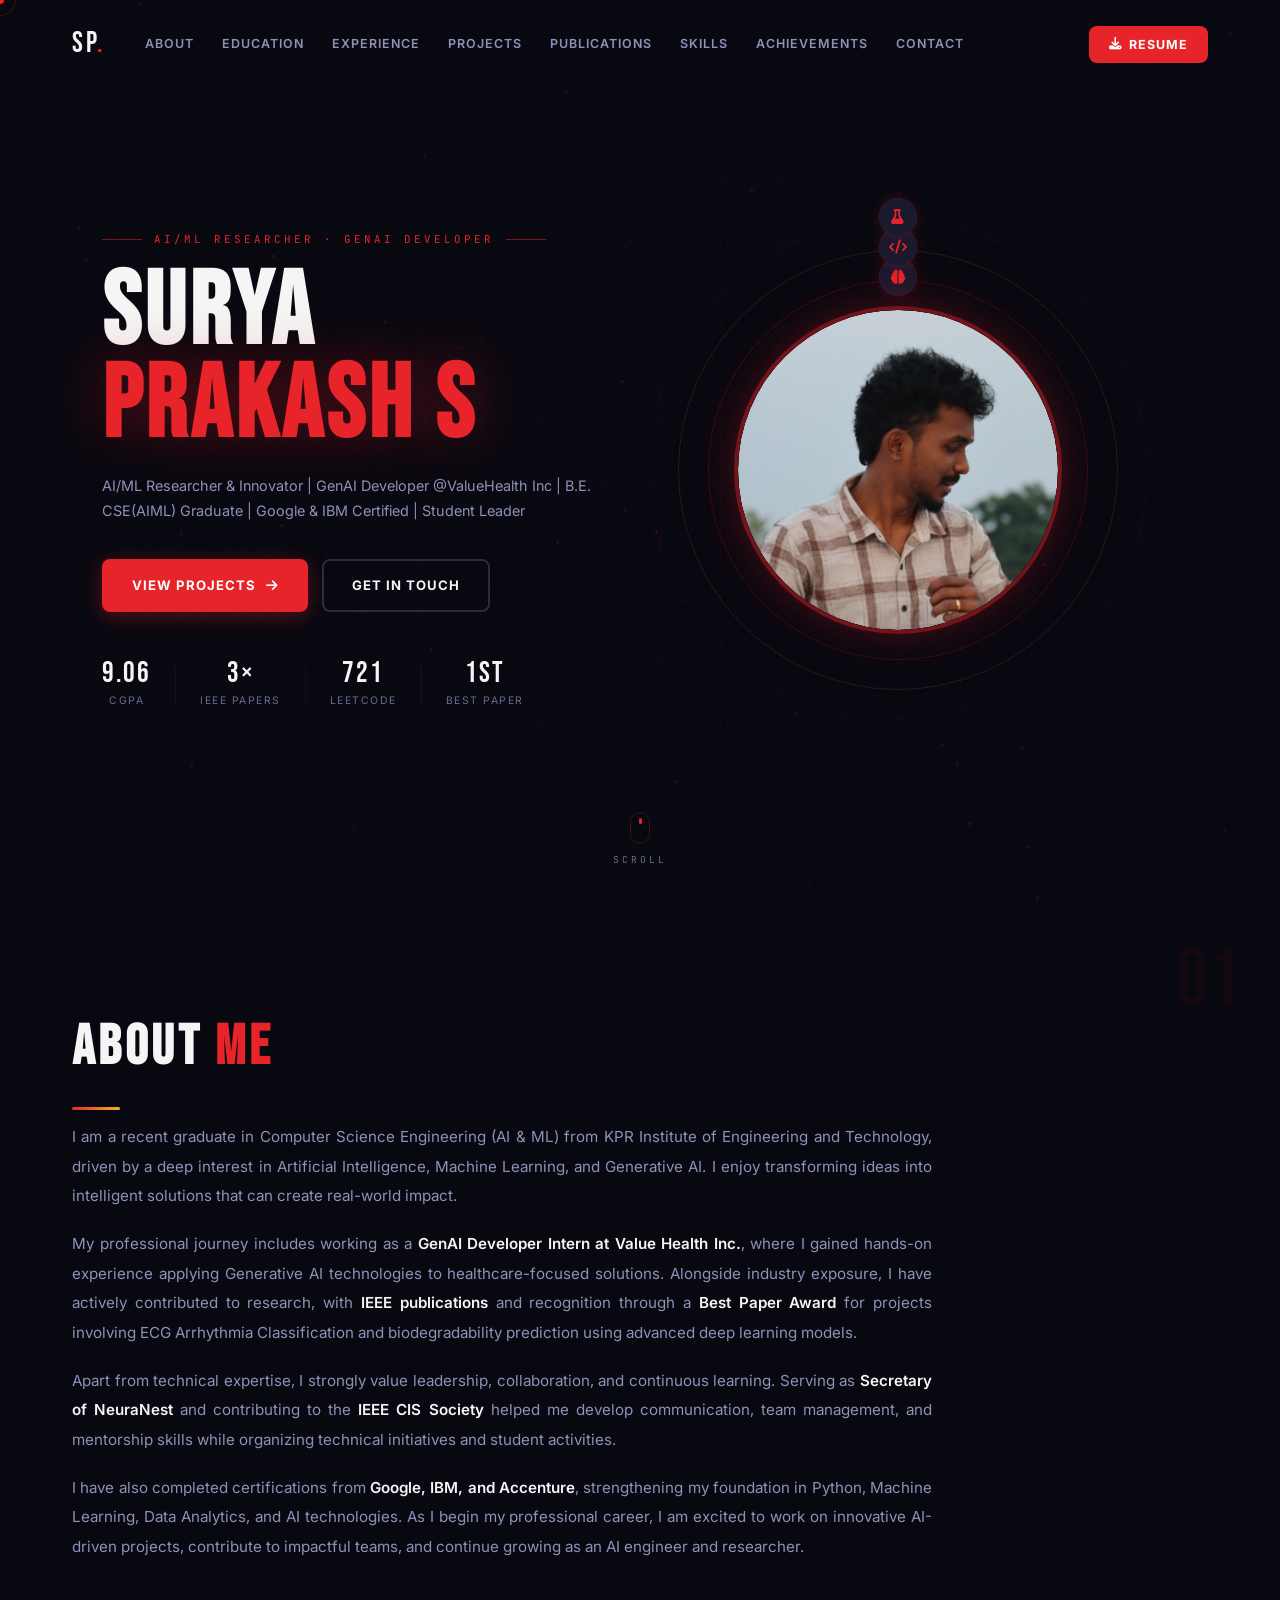
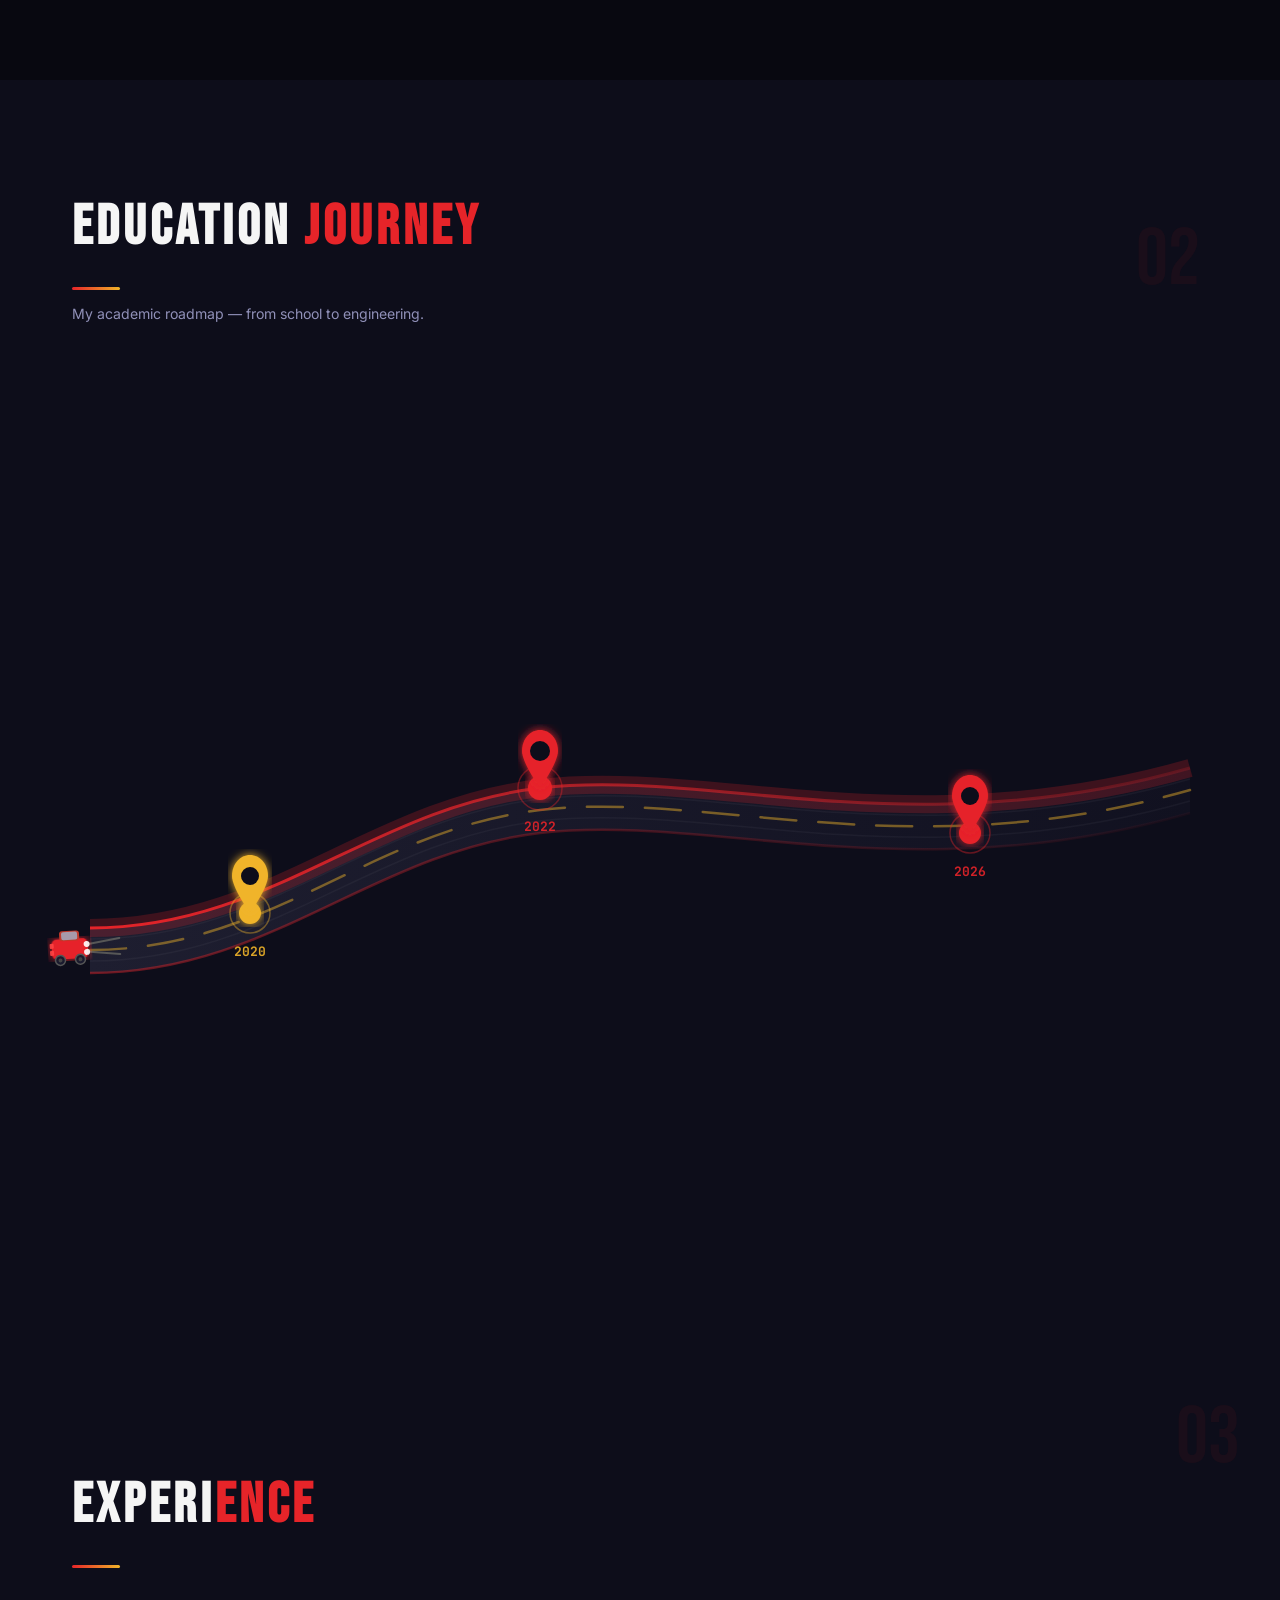
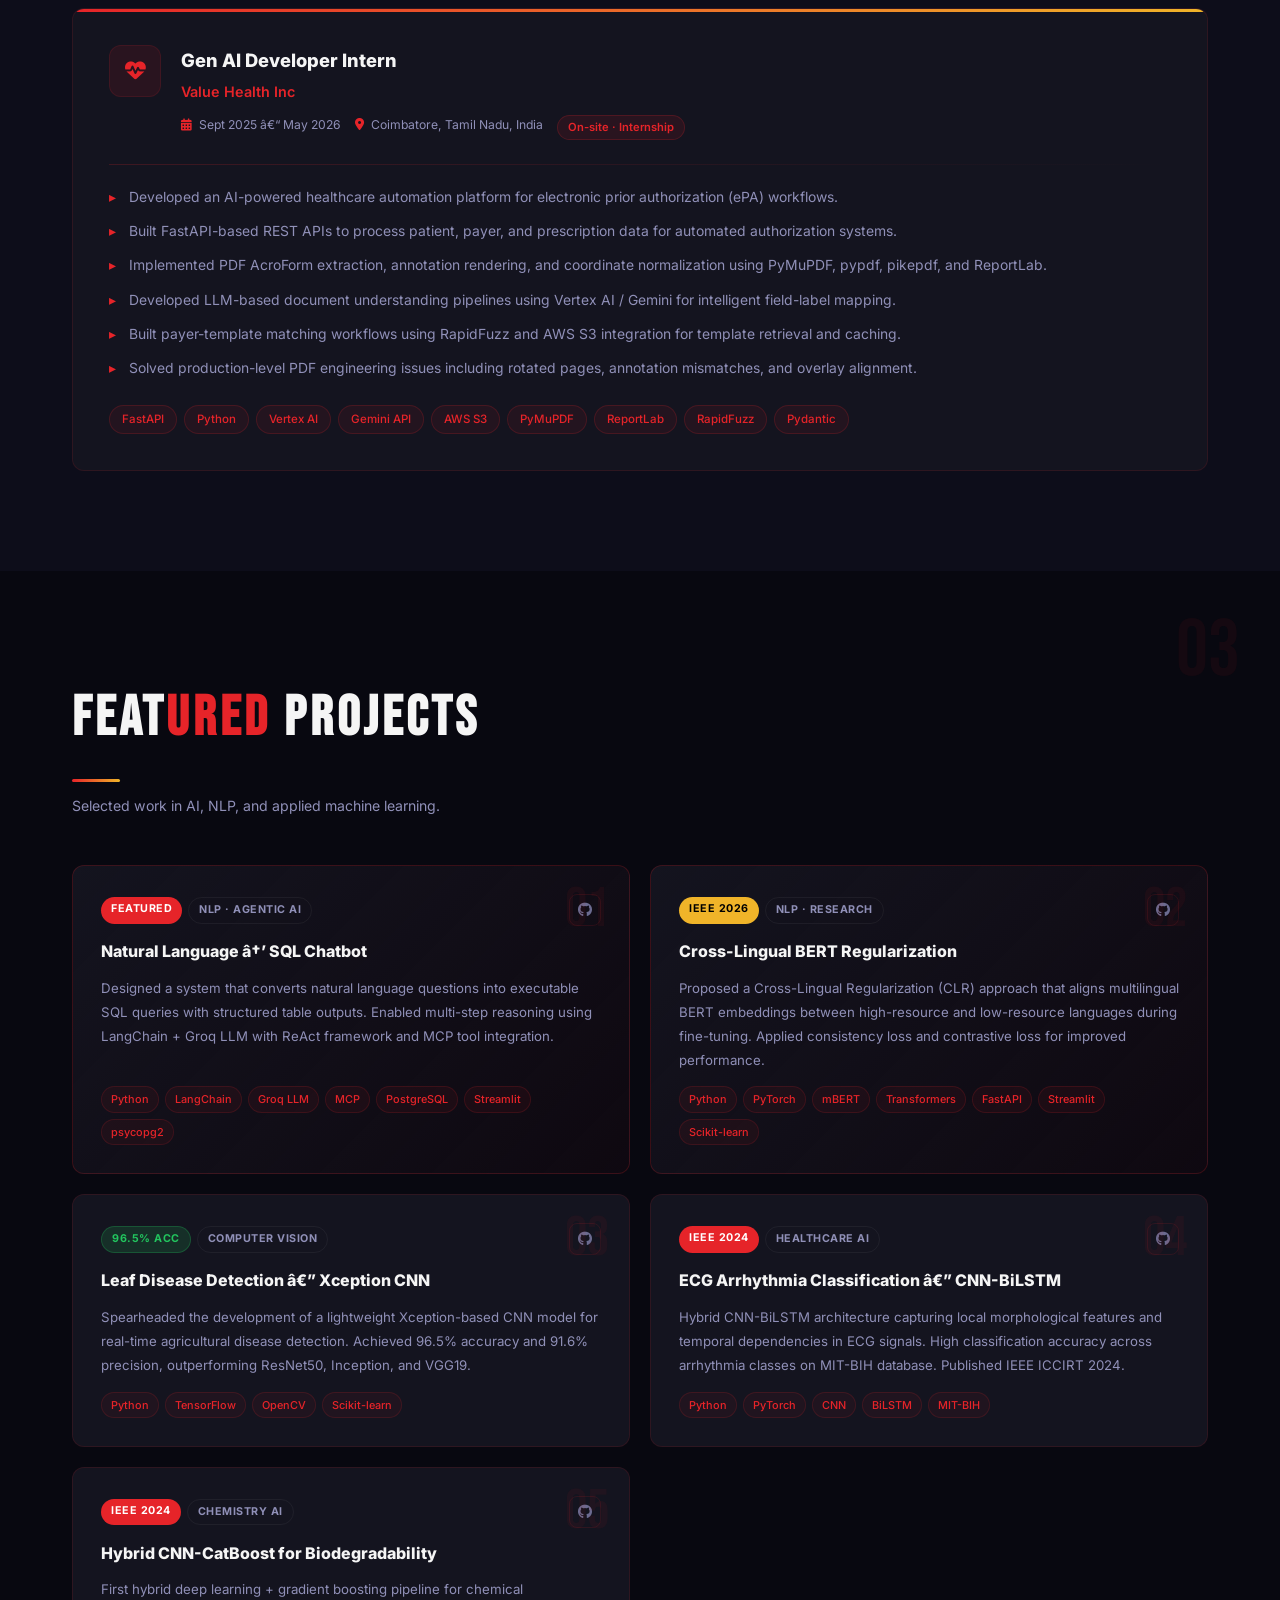
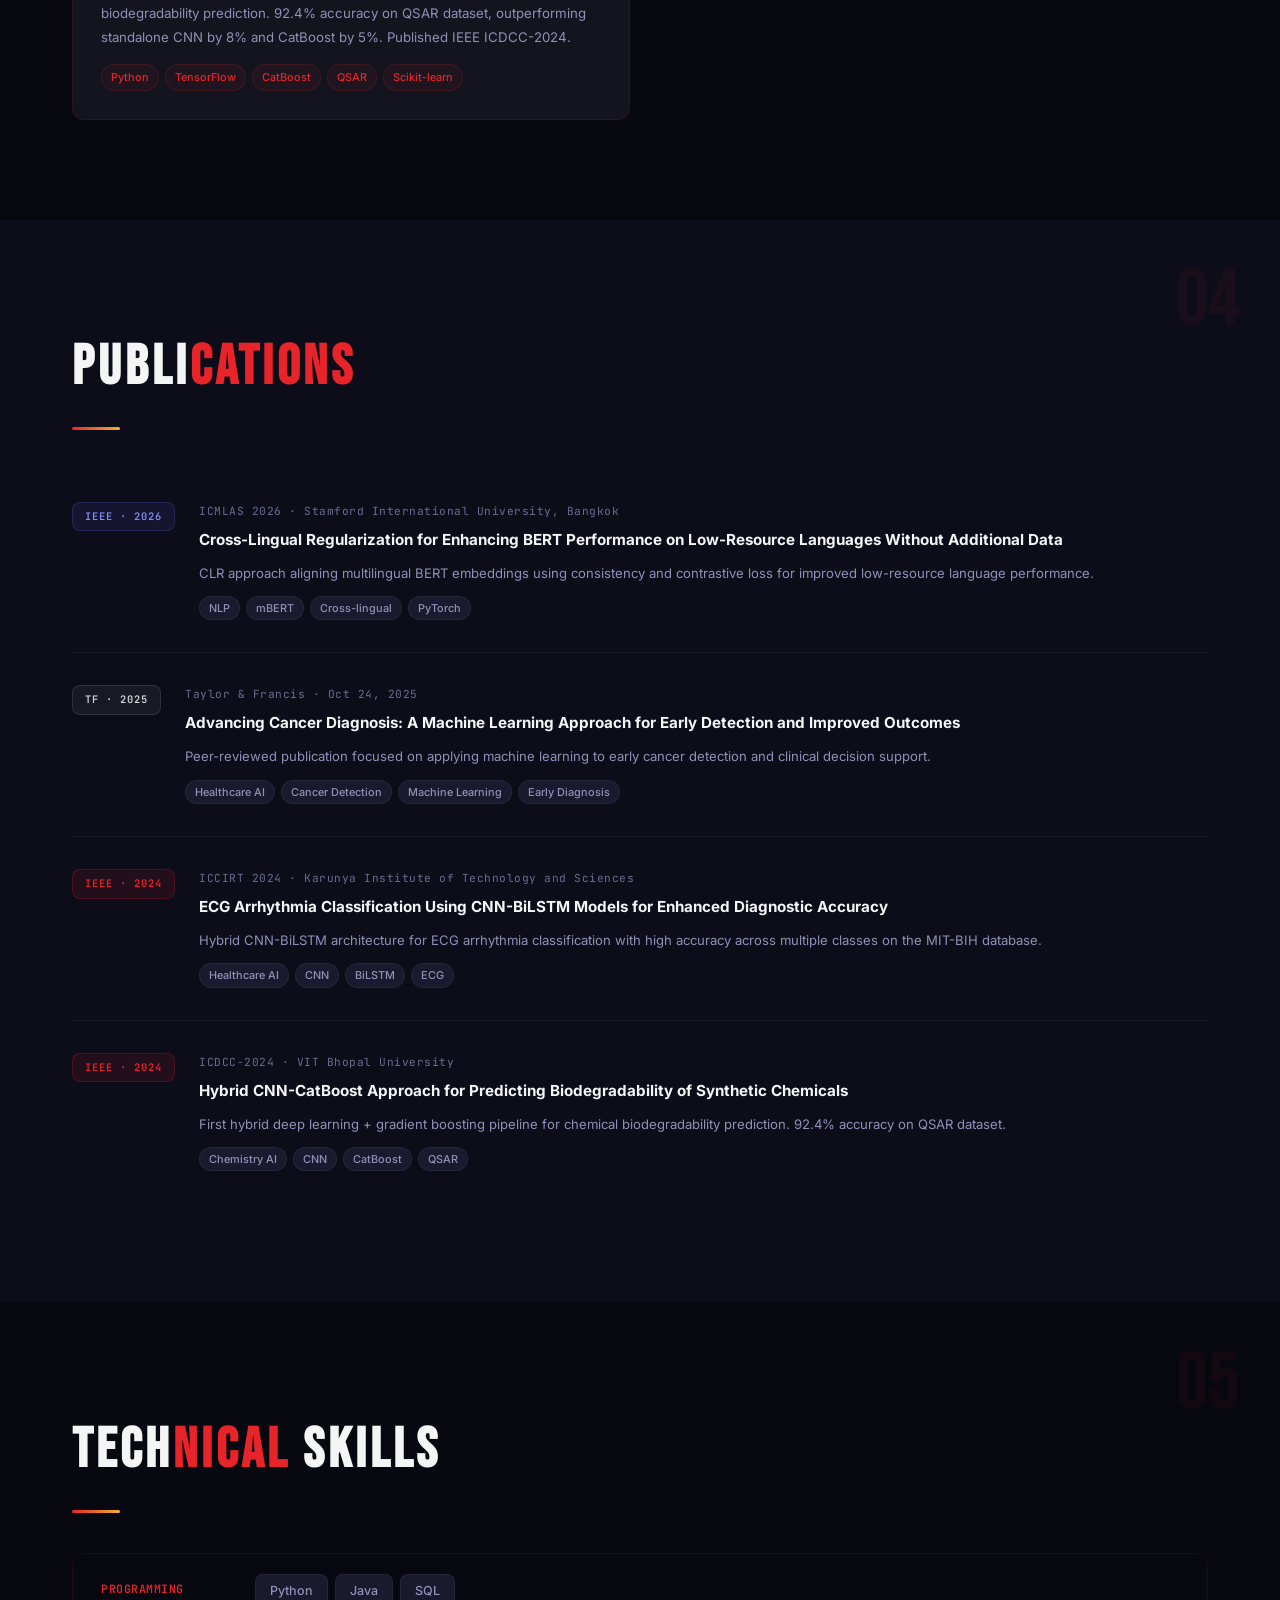
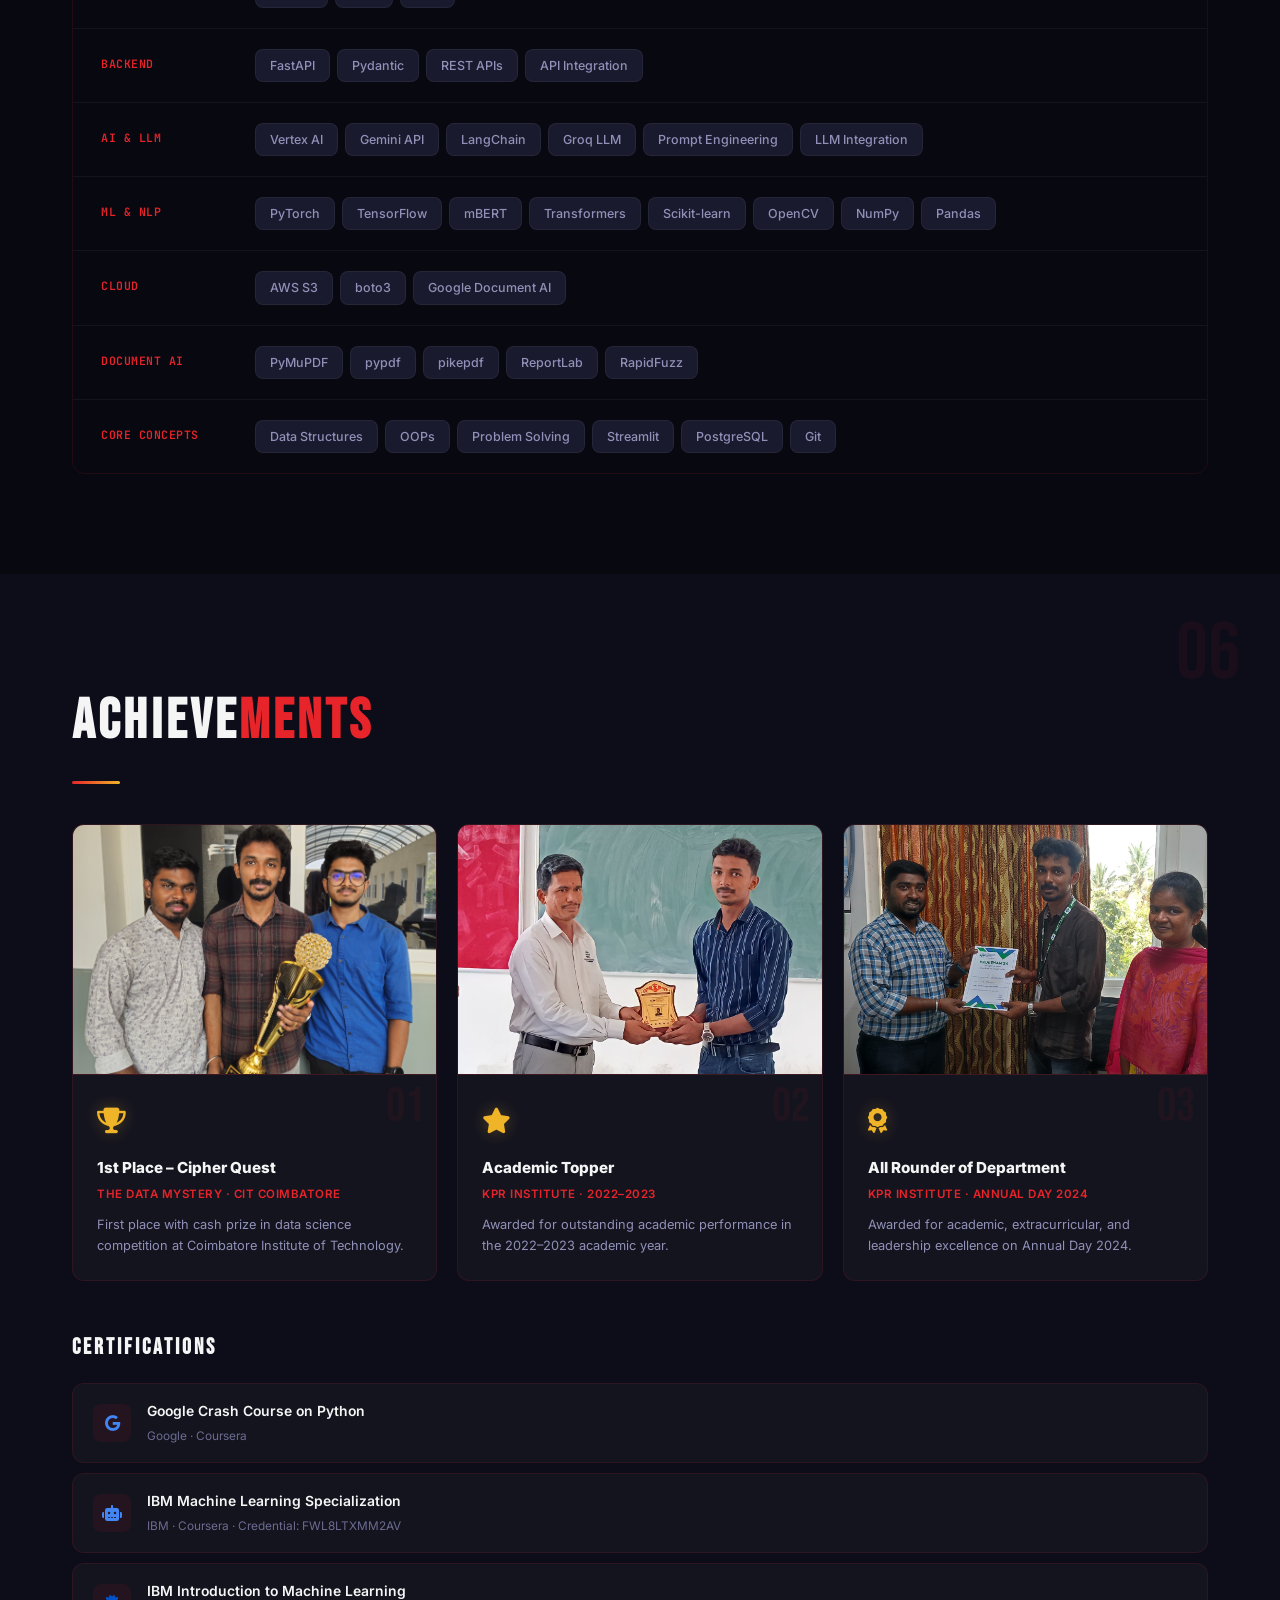
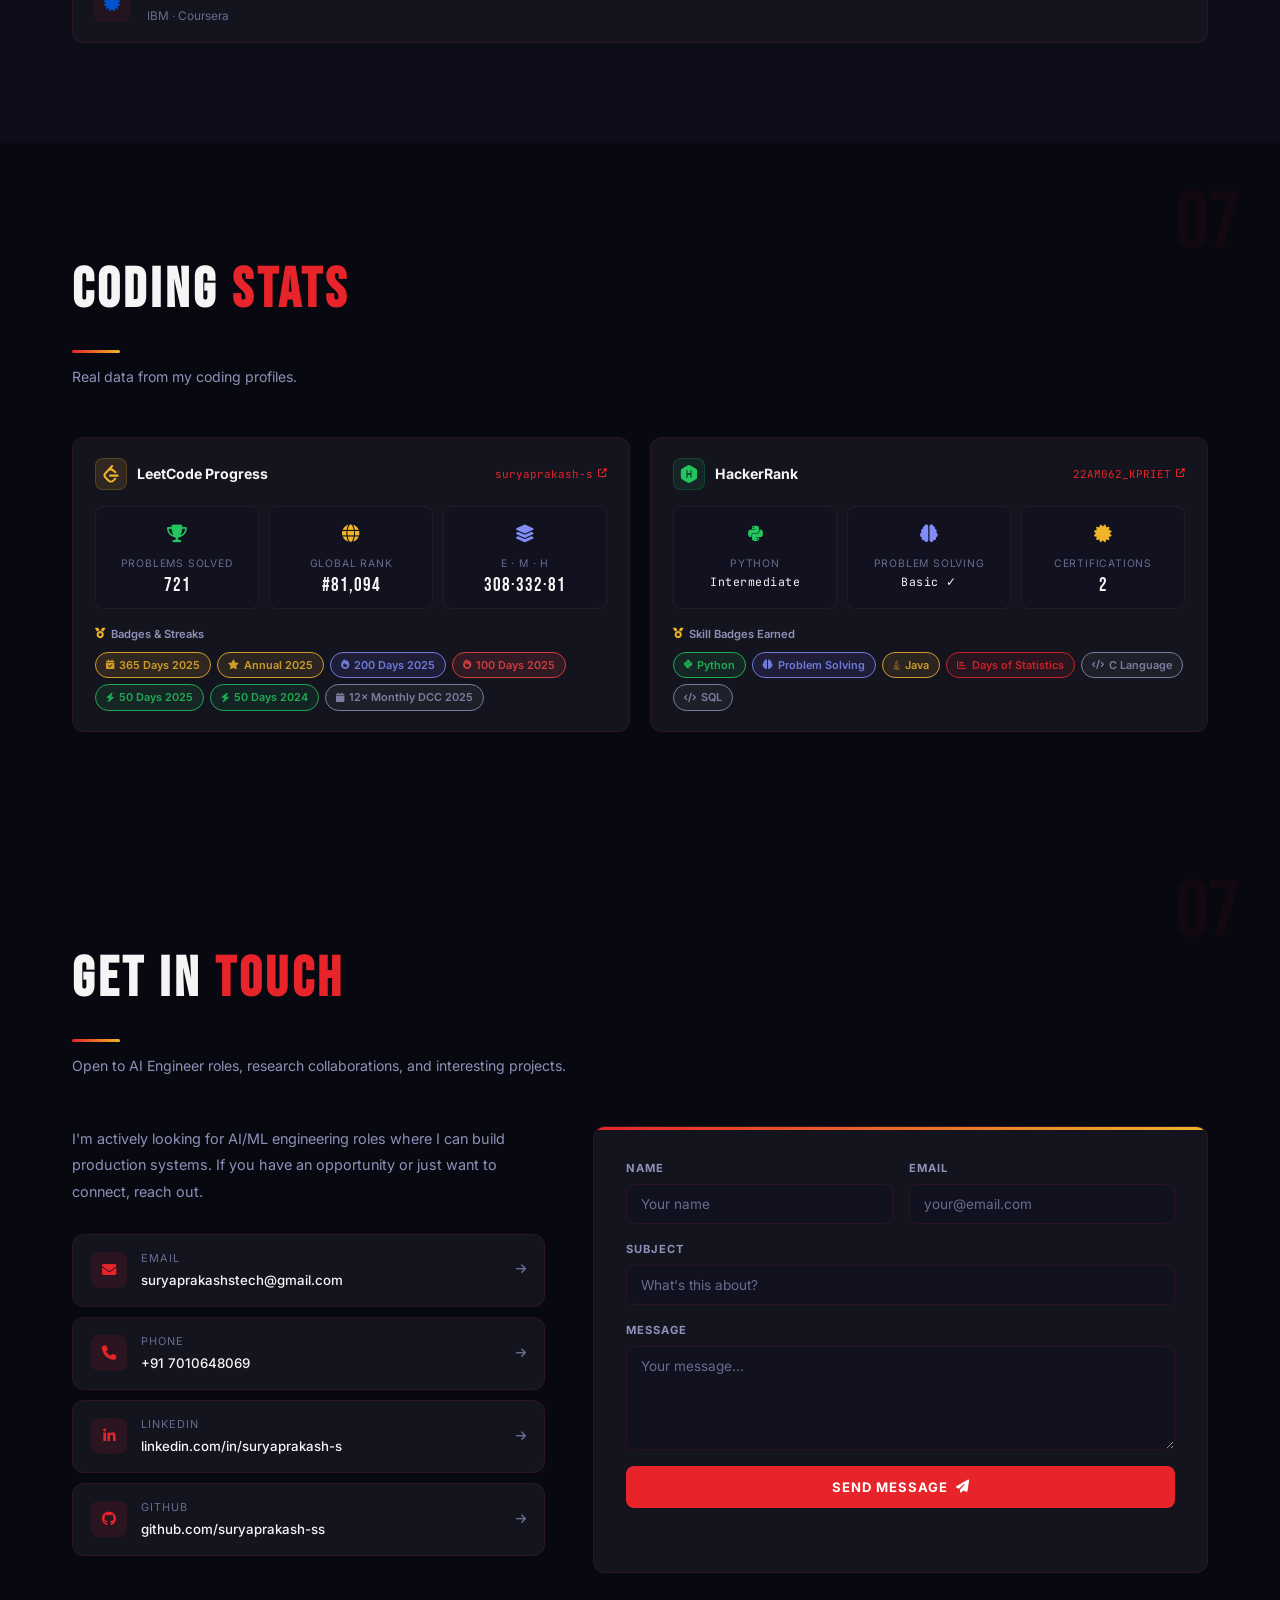
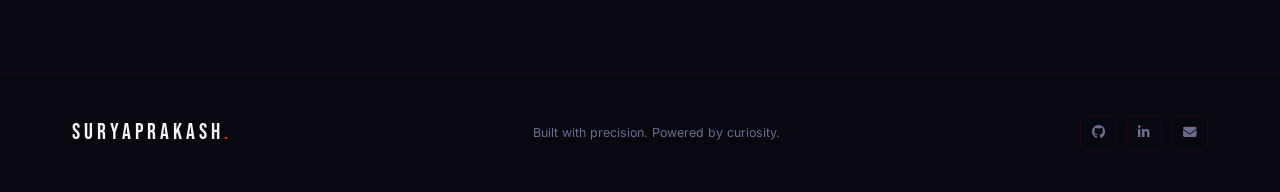
<file: index.html>
﻿<!DOCTYPE html>
<html lang="en">
<head>
  <meta charset="UTF-8" />
  <meta name="viewport" content="width=device-width, initial-scale=1.0" />
  <title>Suryaprakash S â€” AI/ML Engineer</title>
  <meta name="description" content="SURYEAH'S PROFILE" />
  <link rel="icon" type="image/svg+xml" href="data:image/svg+xml,%3Csvg xmlns='http://www.w3.org/2000/svg' viewBox='0 0 64 64'%3E%3Crect width='64' height='64' rx='12' fill='%23080810'/%3E%3Crect width='64' height='64' rx='12' fill='none' stroke='%23E62429' stroke-width='3'/%3E%3Ctext x='50%25' y='50%25' dominant-baseline='central' text-anchor='middle' font-family='Arial Black' font-size='28' font-weight='900' fill='%23E62429'%3ESP%3C/text%3E%3C/svg%3E" />
  <link rel="stylesheet" href="style.css" />
  <link href="https://fonts.googleapis.com/css2?family=Inter:wght@300;400;500;600;700;800;900&family=Bebas+Neue&family=JetBrains+Mono:wght@400;500;600&display=swap" rel="stylesheet" />
  <link rel="stylesheet" href="https://cdnjs.cloudflare.com/ajax/libs/font-awesome/6.5.0/css/all.min.css" />
</head>
<body>

  <!-- LOADER -->
  <div class="loader" id="loader">
    <div class="loader-inner">
      <div class="loader-logo">SP</div>
      <div class="loader-tagline">INITIALIZING...</div>
      <div class="loader-bar-wrap"><div class="loader-bar"></div></div>
    </div>
  </div>

  <!-- CURSOR -->
  <div class="cursor" id="cursor"></div>
  <div class="cursor-ring" id="cursor-ring"></div>

  <!-- NOISE OVERLAY -->
  <div class="noise" aria-hidden="true"></div>

  <!-- NAV -->
  <nav class="nav" id="nav">
    <div class="nav-inner">
      <a href="#hero" class="nav-logo">SP<span class="nav-logo-dot">.</span></a>
      <div class="nav-links" id="nav-links">
        <a href="#about"        class="nav-link" data-sec="about">About</a>
        <a href="#education"    class="nav-link" data-sec="education">Education</a>
        <a href="#experience"   class="nav-link" data-sec="experience">Experience</a>
        <a href="#projects"     class="nav-link" data-sec="projects">Projects</a>
        <a href="#publications" class="nav-link" data-sec="publications">Publications</a>
        <a href="#skills"       class="nav-link" data-sec="skills">Skills</a>
        <a href="#achievements" class="nav-link" data-sec="achievements">Achievements</a>
        <a href="#contact"      class="nav-link" data-sec="contact">Contact</a>
      </div>
      <a href="assets/resume.pdf" download class="nav-cta">
        <i class="fas fa-download"></i> Resume
      </a>
      <button class="hamburger" id="hamburger" aria-label="Menu">
        <span></span><span></span><span></span>
      </button>
    </div>
  </nav>

  <!-- HERO -->
  <section class="hero" id="hero">
    <canvas class="hero-canvas" id="hero-canvas" aria-hidden="true"></canvas>
    <div class="hero-grid-overlay" aria-hidden="true"></div>
    <div class="hero-content">
      <div class="hero-eyebrow">
        <span class="hero-eyebrow-line"></span>
        <span>AI/ML RESEARCHER · GENAI DEVELOPER</span>
        <span class="hero-eyebrow-line"></span>
      </div>
      <h1 class="hero-name">
        <span class="hero-name-first">SURYA</span><span class="hero-name-last">PRAKASH S</span>
      </h1>
      <p class="hero-desc">
        AI/ML Researcher &amp; Innovator | GenAI Developer @ValueHealth Inc | B.E. CSE(AIML) Graduate | Google &amp; IBM Certified | Student Leader
      </p>
      <div class="hero-actions">
        <a href="#projects" class="btn btn-primary">
          <span>View Projects</span><i class="fas fa-arrow-right"></i>
        </a>
        <a href="#contact" class="btn btn-ghost">
          <span>Get In Touch</span>
        </a>
      </div>
      <div class="hero-stats">
        <div class="hs-item"><div class="hs-val">9.06</div><div class="hs-lbl">CGPA</div></div>
        <div class="hs-div"></div>
        <div class="hs-item"><div class="hs-val">3×</div><div class="hs-lbl">IEEE Papers</div></div>
        <div class="hs-div"></div>
        <div class="hs-item"><div class="hs-val">721</div><div class="hs-lbl">LeetCode</div></div>
        <div class="hs-div"></div>
        <div class="hs-item"><div class="hs-val">1st</div><div class="hs-lbl">Best Paper</div></div>
      </div>
    </div>
    <div class="hero-visual" aria-hidden="false">
      <div class="hv-ring hv-ring-1"></div>
      <div class="hv-ring hv-ring-2"></div>
      <div class="hv-ring hv-ring-3"></div>
      <div class="hv-core">
        <!-- Replace profile.jpg with your actual photo -->
        <div class="hv-photo-wrap">
          <img src="assets/images/profile.jpg" alt="Suryaprakash S" class="hv-photo" onerror="this.style.display='none';this.nextElementSibling.style.display='flex'"/>
          <div class="hv-photo-fallback">SP</div>
        </div>
      </div>
      <div class="hv-orbit hv-orbit-1">
        <div class="hv-orb"><i class="fas fa-brain"></i></div>
      </div>
      <div class="hv-orbit hv-orbit-2">
        <div class="hv-orb"><i class="fas fa-code"></i></div>
      </div>
      <div class="hv-orbit hv-orbit-3">
        <div class="hv-orb"><i class="fas fa-flask"></i></div>
      </div>
    </div>
    <div class="hero-scroll">
      <div class="hs-mouse"><div class="hs-wheel"></div></div>
      <span>SCROLL</span>
    </div>
  </section>

  <!-- ABOUT -->
  <section class="section" id="about">
    <div class="container">
      <div class="sec-label">01</div>
      <h2 class="sec-title" data-text="ABOUT ME">ABOUT <span>ME</span></h2>
      <div class="about-full">
        <p>I am a recent graduate in Computer Science Engineering (AI &amp; ML) from KPR Institute of Engineering and Technology, driven by a deep interest in Artificial Intelligence, Machine Learning, and Generative AI. I enjoy transforming ideas into intelligent solutions that can create real-world impact.</p>
        <p>My professional journey includes working as a <strong>GenAI Developer Intern at Value Health Inc.</strong>, where I gained hands-on experience applying Generative AI technologies to healthcare-focused solutions. Alongside industry exposure, I have actively contributed to research, with <strong>IEEE publications</strong> and recognition through a <strong>Best Paper Award</strong> for projects involving ECG Arrhythmia Classification and biodegradability prediction using advanced deep learning models.</p>
        <p>Apart from technical expertise, I strongly value leadership, collaboration, and continuous learning. Serving as <strong>Secretary of NeuraNest</strong> and contributing to the <strong>IEEE CIS Society</strong> helped me develop communication, team management, and mentorship skills while organizing technical initiatives and student activities.</p>
        <p>I have also completed certifications from <strong>Google, IBM, and Accenture</strong>, strengthening my foundation in Python, Machine Learning, Data Analytics, and AI technologies. As I begin my professional career, I am excited to work on innovative AI-driven projects, contribute to impactful teams, and continue growing as an AI engineer and researcher.</p>
      </div>
    </div>
  </section>
  <!-- EDUCATION JOURNEY -->
  <section class="section section-dark" id="education">
    <div class="container-edu">
      <div class="sec-label">02</div>
      <h2 class="sec-title edu-sec-title" data-text="EDUCATION JOURNEY">EDUCATION <span>JOURNEY</span></h2>
      <p class="sec-sub edu-sec-sub">My academic roadmap — from school to engineering.</p>

      <div class="ej-scene" id="ej-scene">

        <!-- ROAD SVG -->
        <svg class="ej-svg" id="ej-svg" viewBox="0 0 1100 300" fill="none"
             xmlns="http://www.w3.org/2000/svg" preserveAspectRatio="xMidYMid meet">
          <defs>
            <linearGradient id="ejRF" x1="0%" y1="0%" x2="100%" y2="0%">
              <stop offset="0%" stop-color="#1e1e30"/>
              <stop offset="100%" stop-color="#111120"/>
            </linearGradient>
            <linearGradient id="ejE1" x1="0%" y1="0%" x2="100%" y2="0%">
              <stop offset="0%" stop-color="#E62429" stop-opacity="1"/>
              <stop offset="100%" stop-color="#E62429" stop-opacity="0.2"/>
            </linearGradient>
            <linearGradient id="ejE2" x1="0%" y1="0%" x2="100%" y2="0%">
              <stop offset="0%" stop-color="#E62429" stop-opacity="0.45"/>
              <stop offset="100%" stop-color="#E62429" stop-opacity="0.05"/>
            </linearGradient>
            <filter id="ejG">
              <feGaussianBlur stdDeviation="5" result="b"/>
              <feMerge><feMergeNode in="b"/><feMergeNode in="SourceGraphic"/></feMerge>
            </filter>
            <filter id="carGlow">
              <feGaussianBlur stdDeviation="6" result="b"/>
              <feMerge><feMergeNode in="b"/><feMergeNode in="SourceGraphic"/></feMerge>
            </filter>
          </defs>

          <!-- Road fill -->
          <path d="M0,250 C180,250 280,130 450,110 C620,90 820,170 1100,90
                   L1100,135 C820,215 620,135 450,155 C280,175 180,295 0,295 Z"
                fill="url(#ejRF)"/>
          <!-- Bottom edge -->
          <path d="M0,295 C180,295 280,175 450,155 C620,135 820,215 1100,135"
                stroke="url(#ejE2)" stroke-width="2.5" fill="none"/>
          <!-- Top edge glow -->
          <path d="M0,250 C180,250 280,130 450,110 C620,90 820,170 1100,90"
                stroke="rgba(230,36,41,0.22)" stroke-width="18" fill="none"/>
          <path d="M0,250 C180,250 280,130 450,110 C620,90 820,170 1100,90"
                stroke="url(#ejE1)" stroke-width="3" fill="none"/>
          <!-- Center dashes -->
          <path d="M0,272 C180,272 280,152 450,132 C620,112 820,192 1100,112"
                stroke="rgba(240,180,41,0.45)" stroke-width="2.5"
                stroke-dasharray="36 22" stroke-linecap="round" fill="none"/>
          <!-- Lane lines -->
          <path d="M0,261 C180,261 280,141 450,121 C620,101 820,181 1100,101"
                stroke="rgba(255,255,255,0.04)" stroke-width="1.5" fill="none"/>
          <path d="M0,283 C180,283 280,163 450,143 C620,123 820,203 1100,123"
                stroke="rgba(255,255,255,0.04)" stroke-width="1.5" fill="none"/>

          <!-- Checkpoint dots (always visible) -->
          <!-- CP1 SSLC at (160,235) -->
          <circle id="cp1-ring" cx="160" cy="235" r="20" fill="none" stroke="#F0B429" stroke-width="1.5" opacity="0.4"/>
          <circle cx="160" cy="235" r="11" fill="#F0B429" filter="url(#ejG)"/>
          <path d="M160,235 C160,235 142,210 142,198 C142,186 150,177 160,177 C170,177 178,186 178,198 C178,210 160,235 160,235Z" fill="#F0B429" filter="url(#ejG)"/>
          <circle cx="160" cy="198" r="9" fill="#0d0d1a"/>
          <text x="160" y="278" text-anchor="middle" font-family="'JetBrains Mono',monospace" font-size="13" fill="rgba(240,180,41,0.9)" font-weight="700">2020</text>

          <!-- CP2 HSC at (450,110) -->
          <circle id="cp2-ring" cx="450" cy="110" r="22" fill="none" stroke="#E62429" stroke-width="1.5" opacity="0.4"/>
          <circle cx="450" cy="110" r="12" fill="#E62429" filter="url(#ejG)"/>
          <path d="M450,110 C450,110 432,85 432,73 C432,61 440,52 450,52 C460,52 468,61 468,73 C468,85 450,110 450,110Z" fill="#E62429" filter="url(#ejG)"/>
          <circle cx="450" cy="73" r="10" fill="#0d0d1a"/>
          <text x="450" y="153" text-anchor="middle" font-family="'JetBrains Mono',monospace" font-size="13" fill="rgba(230,36,41,0.9)" font-weight="700">2022</text>

          <!-- CP3 B.E. at (880,155) -->
          <circle id="cp3-ring" cx="880" cy="155" r="20" fill="none" stroke="#E62429" stroke-width="1.5" opacity="0.4"/>
          <circle cx="880" cy="155" r="11" fill="#E62429" filter="url(#ejG)"/>
          <path d="M880,155 C880,155 862,130 862,118 C862,106 870,97 880,97 C890,97 898,106 898,118 C898,130 880,155 880,155Z" fill="#E62429" filter="url(#ejG)"/>
          <circle cx="880" cy="118" r="9" fill="#0d0d1a"/>
          <text x="880" y="198" text-anchor="middle" font-family="'JetBrains Mono',monospace" font-size="13" fill="rgba(230,36,41,0.9)" font-weight="700">2026</text>

          <!-- CAR (starts off-screen left, animated by JS) -->
          <g id="ej-car" transform="translate(-60, 0)">
            <!-- Car body -->
            <rect x="-18" y="-10" width="36" height="20" rx="5" fill="#E62429" filter="url(#carGlow)"/>
            <!-- Roof -->
            <rect x="-10" y="-18" width="20" height="10" rx="3" fill="#c0392b"/>
            <!-- Windshield -->
            <rect x="-8" y="-17" width="16" height="8" rx="2" fill="rgba(150,220,255,0.6)"/>
            <!-- Headlights -->
            <circle cx="17" cy="-4" r="3" fill="#fff" opacity="0.9"/>
            <circle cx="17" cy="4" r="3" fill="#fff" opacity="0.9"/>
            <!-- Headlight beams -->
            <path d="M20,-4 L50,-8 M20,4 L50,8" stroke="rgba(255,255,200,0.25)" stroke-width="2" stroke-linecap="round"/>
            <!-- Wheels -->
            <circle cx="-10" cy="11" r="5" fill="#1a1a2e" stroke="#555" stroke-width="1.5"/>
            <circle cx="10"  cy="11" r="5" fill="#1a1a2e" stroke="#555" stroke-width="1.5"/>
            <!-- Wheel shine -->
            <circle cx="-10" cy="11" r="2" fill="#444"/>
            <circle cx="10"  cy="11" r="2" fill="#444"/>
            <!-- Tail lights -->
            <rect x="-20" y="-6" width="4" height="5" rx="1" fill="#ff4444" opacity="0.9"/>
            <rect x="-20" y="1"  width="4" height="5" rx="1" fill="#ff4444" opacity="0.9"/>
          </g>

          <!-- Hidden path for car to follow (center of road) -->
          <path id="ej-road-path"
                d="M-60,272 C180,272 280,152 450,132 C620,112 820,192 1160,112"
                fill="none" stroke="none"/>
        </svg>

        <!-- CHECKPOINT CARDS (hidden initially, shown by JS) -->
        <div class="ej-unit ej-unit-1 ej-card-hidden" id="ej-card-1">
          <div class="ej-card ej-card-gold">
            <div class="ej-card-year ej-year-gold">2020</div>
            <div class="ej-card-name">SSLC</div>
            <div class="ej-card-inst">Kongu Matriculation Hr. Sec. School</div>
            <div class="ej-card-loc"><i class="fas fa-map-marker-alt"></i> Tirupur, Tamil Nadu</div>
            <div class="ej-card-score"><span class="ej-val">86.8%</span><span class="ej-lbl">Percentage</span></div>
            <div class="ej-card-badge"><i class="fas fa-check-circle"></i> Completed</div>
          </div>
          <div class="ej-stem ej-stem-gold"></div>
        </div>

        <div class="ej-unit ej-unit-2 ej-card-hidden" id="ej-card-2">
          <div class="ej-stem ej-stem-red"></div>
          <div class="ej-card ej-card-red">
            <div class="ej-card-year ej-year-red">2022</div>
            <div class="ej-card-name">Higher Secondary (HSC)</div>
            <div class="ej-card-inst">Kongu Matriculation Hr. Sec. School</div>
            <div class="ej-card-loc"><i class="fas fa-map-marker-alt"></i> Tirupur, Tamil Nadu</div>
            <div class="ej-card-score"><span class="ej-val">92.33%</span><span class="ej-lbl">Percentage</span></div>
            <div class="ej-card-badge"><i class="fas fa-check-circle"></i> Completed</div>
          </div>
        </div>

        <div class="ej-unit ej-unit-3 ej-card-hidden" id="ej-card-3">
          <div class="ej-card ej-card-red">
            <div class="ej-card-year ej-year-red">2022 – 2026</div>
            <div class="ej-card-name">B.E. CSE (Artificial Intelligence &amp; Machine Learning)</div>
            <div class="ej-card-inst">KPR Institute of Engineering &amp; Technology</div>
            <div class="ej-card-loc"><i class="fas fa-map-marker-alt"></i> Coimbatore, Tamil Nadu</div>
            <div class="ej-card-score"><span class="ej-val">9.06</span><span class="ej-lbl">CGPA / 10</span></div>
            <div class="ej-card-badge"><i class="fas fa-check-circle"></i> Completed</div>
          </div>
          <div class="ej-stem ej-stem-red"></div>
        </div>

      </div><!-- /.ej-scene -->
    </div>
  </section>

  <!-- EXPERIENCE -->
  <section class="section section-dark" id="experience">
    <div class="container">
      <div class="sec-label">03</div>
      <h2 class="sec-title" data-text="EXPERIENCE">EXPERI<span>ENCE</span></h2>

      <div class="exp-card">
        <div class="exp-card-accent"></div>
        <div class="exp-header">
          <div class="exp-logo"><i class="fas fa-heartbeat"></i></div>
          <div class="exp-info">
            <div class="exp-role">Gen AI Developer Intern</div>
            <div class="exp-company">Value Health Inc</div>
            <div class="exp-meta">
              <span><i class="fas fa-calendar-alt"></i> Sept 2025 â€“ May 2026</span>
              <span><i class="fas fa-map-marker-alt"></i> Coimbatore, Tamil Nadu, India</span>
              <span class="exp-type-badge">On-site · Internship</span>
            </div>
          </div>
        </div>
        <div class="exp-divider"></div>
        <ul class="exp-points">
          <li>Developed an AI-powered healthcare automation platform for electronic prior authorization (ePA) workflows.</li>
          <li>Built FastAPI-based REST APIs to process patient, payer, and prescription data for automated authorization systems.</li>
          <li>Implemented PDF AcroForm extraction, annotation rendering, and coordinate normalization using PyMuPDF, pypdf, pikepdf, and ReportLab.</li>
          <li>Developed LLM-based document understanding pipelines using Vertex AI / Gemini for intelligent field-label mapping.</li>
          <li>Built payer-template matching workflows using RapidFuzz and AWS S3 integration for template retrieval and caching.</li>
          <li>Solved production-level PDF engineering issues including rotated pages, annotation mismatches, and overlay alignment.</li>
        </ul>
        <div class="exp-stack">
          <span>FastAPI</span><span>Python</span><span>Vertex AI</span><span>Gemini API</span>
          <span>AWS S3</span><span>PyMuPDF</span><span>ReportLab</span><span>RapidFuzz</span><span>Pydantic</span>
        </div>
      </div>
    </div>
  </section>

  <!-- PROJECTS -->
  <section class="section" id="projects">
    <div class="container">
      <div class="sec-label">03</div>
      <h2 class="sec-title" data-text="FEATURED PROJECTS">FEAT<span>URED</span> PROJECTS</h2>
      <p class="sec-sub">Selected work in AI, NLP, and applied machine learning.</p>

      <div class="proj-grid">

        <div class="proj-card proj-card-featured">
          <div class="proj-number">01</div>
          <div class="proj-top">
            <div class="proj-badges">
              <span class="pb pb-red">Featured</span>
              <span class="pb pb-outline">NLP · Agentic AI</span>
            </div>
            <a href="https://github.com/suryaprakash-ss" target="_blank" rel="noopener" class="proj-gh"><i class="fab fa-github"></i></a>
          </div>
          <h3 class="proj-name">Natural Language â†’ SQL Chatbot</h3>
          <p class="proj-desc">Designed a system that converts natural language questions into executable SQL queries with structured table outputs. Enabled multi-step reasoning using LangChain + Groq LLM with ReAct framework and MCP tool integration.</p>
          <div class="proj-tech"><span>Python</span><span>LangChain</span><span>Groq LLM</span><span>MCP</span><span>PostgreSQL</span><span>Streamlit</span><span>psycopg2</span></div>
        </div>

        <div class="proj-card proj-card-featured">
          <div class="proj-number">02</div>
          <div class="proj-top">
            <div class="proj-badges">
              <span class="pb pb-gold">IEEE 2026</span>
              <span class="pb pb-outline">NLP · Research</span>
            </div>
            <a href="https://github.com/suryaprakash-ss" target="_blank" rel="noopener" class="proj-gh"><i class="fab fa-github"></i></a>
          </div>
          <h3 class="proj-name">Cross-Lingual BERT Regularization</h3>
          <p class="proj-desc">Proposed a Cross-Lingual Regularization (CLR) approach that aligns multilingual BERT embeddings between high-resource and low-resource languages during fine-tuning. Applied consistency loss and contrastive loss for improved performance.</p>
          <div class="proj-tech"><span>Python</span><span>PyTorch</span><span>mBERT</span><span>Transformers</span><span>FastAPI</span><span>Streamlit</span><span>Scikit-learn</span></div>
        </div>

        <div class="proj-card">
          <div class="proj-number">03</div>
          <div class="proj-top">
            <div class="proj-badges">
              <span class="pb pb-green">96.5% Acc</span>
              <span class="pb pb-outline">Computer Vision</span>
            </div>
            <a href="https://github.com/suryaprakash-ss" target="_blank" rel="noopener" class="proj-gh"><i class="fab fa-github"></i></a>
          </div>
          <h3 class="proj-name">Leaf Disease Detection â€” Xception CNN</h3>
          <p class="proj-desc">Spearheaded the development of a lightweight Xception-based CNN model for real-time agricultural disease detection. Achieved 96.5% accuracy and 91.6% precision, outperforming ResNet50, Inception, and VGG19.</p>
          <div class="proj-tech"><span>Python</span><span>TensorFlow</span><span>OpenCV</span><span>Scikit-learn</span></div>
        </div>

        <div class="proj-card">
          <div class="proj-number">04</div>
          <div class="proj-top">
            <div class="proj-badges">
              <span class="pb pb-red">IEEE 2024</span>
              <span class="pb pb-outline">Healthcare AI</span>
            </div>
            <a href="https://github.com/suryaprakash-ss" target="_blank" rel="noopener" class="proj-gh"><i class="fab fa-github"></i></a>
          </div>
          <h3 class="proj-name">ECG Arrhythmia Classification â€” CNN-BiLSTM</h3>
          <p class="proj-desc">Hybrid CNN-BiLSTM architecture capturing local morphological features and temporal dependencies in ECG signals. High classification accuracy across arrhythmia classes on MIT-BIH database. Published IEEE ICCIRT 2024.</p>
          <div class="proj-tech"><span>Python</span><span>PyTorch</span><span>CNN</span><span>BiLSTM</span><span>MIT-BIH</span></div>
        </div>

        <div class="proj-card">
          <div class="proj-number">05</div>
          <div class="proj-top">
            <div class="proj-badges">
              <span class="pb pb-red">IEEE 2024</span>
              <span class="pb pb-outline">Chemistry AI</span>
            </div>
            <a href="https://github.com/suryaprakash-ss" target="_blank" rel="noopener" class="proj-gh"><i class="fab fa-github"></i></a>
          </div>
          <h3 class="proj-name">Hybrid CNN-CatBoost for Biodegradability</h3>
          <p class="proj-desc">First hybrid deep learning + gradient boosting pipeline for chemical biodegradability prediction. 92.4% accuracy on QSAR dataset, outperforming standalone CNN by 8% and CatBoost by 5%. Published IEEE ICDCC-2024.</p>
          <div class="proj-tech"><span>Python</span><span>TensorFlow</span><span>CatBoost</span><span>QSAR</span><span>Scikit-learn</span></div>
        </div>

      </div>
    </div>
  </section>

  <!-- PUBLICATIONS -->
  <section class="section section-dark" id="publications">
    <div class="container">
      <div class="sec-label">04</div>
      <h2 class="sec-title" data-text="PUBLICATIONS">PUBLI<span>CATIONS</span></h2>

      <div class="pub-list">

        <div class="pub-item">
          <div class="pub-badge pub-badge-blue">IEEE · 2026</div>
          <div class="pub-body">
            <div class="pub-venue">ICMLAS 2026 · Stamford International University, Bangkok</div>
            <h3 class="pub-title">Cross-Lingual Regularization for Enhancing BERT Performance on Low-Resource Languages Without Additional Data</h3>
            <p class="pub-abs">CLR approach aligning multilingual BERT embeddings using consistency and contrastive loss for improved low-resource language performance.</p>
            <div class="pub-tags"><span>NLP</span><span>mBERT</span><span>Cross-lingual</span><span>PyTorch</span></div>
          </div>
        </div>

        <div class="pub-item">
          <div class="pub-badge pub-badge-gray">TF · 2025</div>
          <div class="pub-body">
            <div class="pub-venue">Taylor &amp; Francis · Oct 24, 2025</div>
            <h3 class="pub-title">Advancing Cancer Diagnosis: A Machine Learning Approach for Early Detection and Improved Outcomes</h3>
            <p class="pub-abs">Peer-reviewed publication focused on applying machine learning to early cancer detection and clinical decision support.</p>
            <div class="pub-tags"><span>Healthcare AI</span><span>Cancer Detection</span><span>Machine Learning</span><span>Early Diagnosis</span></div>
          </div>
        </div>

        <div class="pub-item">
          <div class="pub-badge pub-badge-red">IEEE · 2024</div>
          <div class="pub-body">
            <div class="pub-venue">ICCIRT 2024 · Karunya Institute of Technology and Sciences</div>
            <h3 class="pub-title">ECG Arrhythmia Classification Using CNN-BiLSTM Models for Enhanced Diagnostic Accuracy</h3>
            <p class="pub-abs">Hybrid CNN-BiLSTM architecture for ECG arrhythmia classification with high accuracy across multiple classes on the MIT-BIH database.</p>
            <div class="pub-tags"><span>Healthcare AI</span><span>CNN</span><span>BiLSTM</span><span>ECG</span></div>
          </div>
        </div>

        <div class="pub-item">
          <div class="pub-badge pub-badge-red">IEEE · 2024</div>
          <div class="pub-body">
            <div class="pub-venue">ICDCC-2024 · VIT Bhopal University</div>
            <h3 class="pub-title">Hybrid CNN-CatBoost Approach for Predicting Biodegradability of Synthetic Chemicals</h3>
            <p class="pub-abs">First hybrid deep learning + gradient boosting pipeline for chemical biodegradability prediction. 92.4% accuracy on QSAR dataset.</p>
            <div class="pub-tags"><span>Chemistry AI</span><span>CNN</span><span>CatBoost</span><span>QSAR</span></div>
          </div>
        </div>

      </div>
    </div>
  </section>

  <!-- SKILLS -->
  <section class="section" id="skills">
    <div class="container">
      <div class="sec-label">05</div>
      <h2 class="sec-title" data-text="TECHNICAL SKILLS">TECH<span>NICAL</span> SKILLS</h2>

      <div class="skills-layout">
        <div class="skill-row">
          <div class="skill-cat">Programming</div>
          <div class="skill-pills"><span>Python</span><span>Java</span><span>SQL</span></div>
        </div>
        <div class="skill-row">
          <div class="skill-cat">Backend</div>
          <div class="skill-pills"><span>FastAPI</span><span>Pydantic</span><span>REST APIs</span><span>API Integration</span></div>
        </div>
        <div class="skill-row">
          <div class="skill-cat">AI &amp; LLM</div>
          <div class="skill-pills"><span>Vertex AI</span><span>Gemini API</span><span>LangChain</span><span>Groq LLM</span><span>Prompt Engineering</span><span>LLM Integration</span></div>
        </div>
        <div class="skill-row">
          <div class="skill-cat">ML &amp; NLP</div>
          <div class="skill-pills"><span>PyTorch</span><span>TensorFlow</span><span>mBERT</span><span>Transformers</span><span>Scikit-learn</span><span>OpenCV</span><span>NumPy</span><span>Pandas</span></div>
        </div>
        <div class="skill-row">
          <div class="skill-cat">Cloud</div>
          <div class="skill-pills"><span>AWS S3</span><span>boto3</span><span>Google Document AI</span></div>
        </div>
        <div class="skill-row">
          <div class="skill-cat">Document AI</div>
          <div class="skill-pills"><span>PyMuPDF</span><span>pypdf</span><span>pikepdf</span><span>ReportLab</span><span>RapidFuzz</span></div>
        </div>
        <div class="skill-row">
          <div class="skill-cat">Core Concepts</div>
          <div class="skill-pills"><span>Data Structures</span><span>OOPs</span><span>Problem Solving</span><span>Streamlit</span><span>PostgreSQL</span><span>Git</span></div>
        </div>
      </div>
    </div>
  </section>

  <!-- ACHIEVEMENTS -->
  <section class="section section-dark" id="achievements">
    <div class="container">
      <div class="sec-label">06</div>
      <h2 class="sec-title" data-text="ACHIEVEMENTS">ACHIEVE<span>MENTS</span></h2>

      <div class="ach-grid">
        <div class="ach-card">
          <div class="ach-image">
            <img src="assets\images\20250310_111059.heic" alt="1st Place Cipher Quest" class="ach-img"/>
            <div class="ach-img-placeholder">
              <i class="fas fa-image"></i>
              <span>Achievement Image</span>
            </div>
          </div>
          <div class="ach-content">
            <div class="ach-num">01</div>
            <div class="ach-icon"><i class="fas fa-trophy"></i></div>
            <div class="ach-title">1st Place – Cipher Quest</div>
            <div class="ach-org">The Data Mystery · CIT Coimbatore</div>
            <div class="ach-desc">First place with cash prize in data science competition at Coimbatore Institute of Technology.</div>
          </div>
        </div>
        <div class="ach-card">
          <div class="ach-image">
            <img src="assets\images\1684408816999.jpg" alt="Academic Topper" class="ach-img"/>
            <div class="ach-img-placeholder">
              <i class="fas fa-image"></i>
              <span>Achievement Image</span>
            </div>
          </div>
          <div class="ach-content">
            <div class="ach-num">02</div>
            <div class="ach-icon"><i class="fas fa-star"></i></div>
            <div class="ach-title">Academic Topper</div>
            <div class="ach-org">KPR Institute · 2022–2023</div>
            <div class="ach-desc">Awarded for outstanding academic performance in the 2022–2023 academic year.</div>
          </div>
        </div>
        <div class="ach-card">
          <div class="ach-image">
            <img src="assets\images\IMG_20240430_151558.jpg" alt="All Rounder of Department" class="ach-img"/>
            <div class="ach-img-placeholder">
              <i class="fas fa-image"></i>
              <span>Achievement Image</span>
            </div>
          </div>
          <div class="ach-content">
            <div class="ach-num">03</div>
            <div class="ach-icon"><i class="fas fa-award"></i></div>
            <div class="ach-title">All Rounder of Department</div>
            <div class="ach-org">KPR Institute · Annual Day 2024</div>
            <div class="ach-desc">Awarded for academic, extracurricular, and leadership excellence on Annual Day 2024.</div>
          </div>
        </div>
      </div>

      <div class="cert-section">
        <h3 class="cert-heading">CERTIFICATIONS</h3>
        <div class="cert-list">
          <div class="cert-item">
            <div class="cert-icon" style="--cc:#4285F4"><i class="fab fa-google"></i></div>
            <div class="cert-body">
              <div class="cert-name">Google Crash Course on Python</div>
              <div class="cert-issuer">Google · Coursera</div>
            </div>
          </div>
          <div class="cert-item">
            <div class="cert-icon" style="--cc:#4285F4"><i class="fas fa-robot"></i></div>
            <div class="cert-body">
              <div class="cert-name">IBM Machine Learning Specialization</div>
              <div class="cert-issuer">IBM · Coursera · Credential: FWL8LTXMM2AV</div>
            </div>
          </div>
          <div class="cert-item">
            <div class="cert-icon" style="--cc:#0052CC"><i class="fas fa-certificate"></i></div>
            <div class="cert-body">
              <div class="cert-name">IBM Introduction to Machine Learning</div>
              <div class="cert-issuer">IBM · Coursera</div>
            </div>
          </div>
        </div>
      </div>
    </div>
  </section>

  <!-- CODING STATS -->
  <section class="section" id="stats">
    <div class="container">
      <div class="sec-label">07</div>
      <h2 class="sec-title" data-text="CODING STATS">CODING <span>STATS</span></h2>
      <p class="sec-sub">Real data from my coding profiles.</p>

      <div class="coding-stats-grid">

        <!-- LeetCode Card -->
        <div class="stat-platform-card">
          <div class="spc-header">
            <div class="spc-brand">
              <div class="spc-logo spc-logo-lc">
                <svg viewBox="0 0 24 24" width="18" height="18" fill="currentColor"><path d="M13.483 0a1.374 1.374 0 0 0-.961.438L7.116 6.226l-3.854 4.126a5.266 5.266 0 0 0-1.209 2.104 5.527 5.527 0 0 0 .062 2.362 5.83 5.83 0 0 0 .349 1.017 5.938 5.938 0 0 0 1.271 1.818l4.277 4.193.039.038c2.248 2.165 5.852 2.133 8.063-.074l2.396-2.392c.54-.54.54-1.414.003-1.955a1.378 1.378 0 0 0-1.951-.003l-2.396 2.392a3.021 3.021 0 0 1-4.205.038l-.02-.019-4.276-4.193c-.652-.64-.972-1.469-.948-2.263a2.545 2.545 0 0 1 .619-1.164L9.13 8.114c1.058-1.134 3.204-1.27 4.43-.278l3.501 2.831c.593.48 1.461.387 1.94-.207a1.384 1.384 0 0 0-.207-1.943l-3.5-2.831c-.8-.647-1.766-1.045-2.774-1.202l2.015-2.158A1.384 1.384 0 0 0 13.483 0zm-2.866 12.815a1.38 1.38 0 0 0-1.38 1.382 1.38 1.38 0 0 0 1.38 1.382H20.79a1.38 1.38 0 0 0 1.38-1.382 1.38 1.38 0 0 0-1.38-1.382z"/></svg>
              </div>
              <span class="spc-name">LeetCode Progress</span>
            </div>
            <a href="https://leetcode.com/u/suryaprakash-s/" target="_blank" rel="noopener" class="spc-handle">suryaprakash-s <i class="fas fa-external-link-alt"></i></a>
          </div>
          <div class="spc-stats">
            <div class="spc-stat">
              <div class="spc-stat-icon" style="color:#22c55e"><i class="fas fa-trophy"></i></div>
              <div class="spc-stat-lbl">Problems Solved</div>
              <div class="spc-stat-val">721</div>
            </div>
            <div class="spc-stat">
              <div class="spc-stat-icon" style="color:#F0B429"><i class="fas fa-globe"></i></div>
              <div class="spc-stat-lbl">Global Rank</div>
              <div class="spc-stat-val">#81,094</div>
            </div>
            <div class="spc-stat">
              <div class="spc-stat-icon" style="color:#818cf8"><i class="fas fa-layer-group"></i></div>
              <div class="spc-stat-lbl">E · M · H</div>
              <div class="spc-stat-val">308·332·81</div>
            </div>
          </div>
          <div class="spc-badges-row">
            <div class="spc-badges-lbl"><i class="fas fa-medal"></i> Badges &amp; Streaks</div>
            <div class="spc-badges">
              <span class="spc-badge" style="--bc:rgba(240,180,41,0.15);--bcc:#F0B429"><i class="fas fa-calendar-check"></i> 365 Days 2025</span>
              <span class="spc-badge" style="--bc:rgba(240,180,41,0.12);--bcc:#F0B429"><i class="fas fa-star"></i> Annual 2025</span>
              <span class="spc-badge" style="--bc:rgba(99,102,241,0.15);--bcc:#818cf8"><i class="fas fa-fire"></i> 200 Days 2025</span>
              <span class="spc-badge" style="--bc:rgba(239,68,68,0.15);--bcc:#ef4444"><i class="fas fa-fire"></i> 100 Days 2025</span>
              <span class="spc-badge" style="--bc:rgba(34,197,94,0.12);--bcc:#22c55e"><i class="fas fa-bolt"></i> 50 Days 2025</span>
              <span class="spc-badge" style="--bc:rgba(34,197,94,0.1);--bcc:#22c55e"><i class="fas fa-bolt"></i> 50 Days 2024</span>
              <span class="spc-badge" style="--bc:rgba(255,255,255,0.06);--bcc:#9090b8"><i class="fas fa-calendar"></i> 12× Monthly DCC 2025</span>
            </div>
          </div>
        </div>

        <!-- HackerRank Card -->
        <div class="stat-platform-card">
          <div class="spc-header">
            <div class="spc-brand">
              <div class="spc-logo spc-logo-hr">
                <svg viewBox="0 0 24 24" width="18" height="18" fill="currentColor"><path d="M12 0c1.285 0 9.75 4.886 10.392 6 .645 1.115.645 10.885 0 12S13.287 24 12 24C10.715 24 2.25 19.114 1.608 18 .963 16.886.963 7.116 1.608 6 2.25 4.886 10.715 0 12 0zm2.295 6.799c-.141 0-.258.115-.258.258v3.875H9.963V6.799c0-.141-.115-.258-.258-.258H8.963c-.141 0-.258.115-.258.258v10.402c0 .141.115.258.258.258h.742c.141 0 .258-.115.258-.258v-4.137h4.074v4.137c0 .141.115.258.258.258h.742c.141 0 .258-.115.258-.258V6.799c0-.141-.115-.258-.258-.258h-.742z"/></svg>
              </div>
              <span class="spc-name">HackerRank</span>
            </div>
            <a href="https://www.hackerrank.com/profile/22AM062_KPRIET" target="_blank" rel="noopener" class="spc-handle">22AM062_KPRIET <i class="fas fa-external-link-alt"></i></a>
          </div>
          <div class="spc-stats">
            <div class="spc-stat">
              <div class="spc-stat-icon" style="color:#22c55e"><i class="fab fa-python"></i></div>
              <div class="spc-stat-lbl">Python</div>
              <div class="spc-stat-val spc-badge-skill">Intermediate</div>
            </div>
            <div class="spc-stat">
              <div class="spc-stat-icon" style="color:#818cf8"><i class="fas fa-brain"></i></div>
              <div class="spc-stat-lbl">Problem Solving</div>
              <div class="spc-stat-val spc-badge-skill">Basic ✓</div>
            </div>
            <div class="spc-stat">
              <div class="spc-stat-icon" style="color:#F0B429"><i class="fas fa-certificate"></i></div>
              <div class="spc-stat-lbl">Certifications</div>
              <div class="spc-stat-val">2</div>
            </div>
          </div>
          <div class="spc-badges-row">
            <div class="spc-badges-lbl"><i class="fas fa-medal"></i> Skill Badges Earned</div>
            <div class="spc-badges">
              <span class="spc-badge" style="--bc:rgba(34,197,94,0.12);--bcc:#22c55e"><i class="fab fa-python"></i> Python</span>
              <span class="spc-badge" style="--bc:rgba(99,102,241,0.15);--bcc:#818cf8"><i class="fas fa-brain"></i> Problem Solving</span>
              <span class="spc-badge" style="--bc:rgba(240,180,41,0.12);--bcc:#F0B429"><i class="fab fa-java"></i> Java</span>
              <span class="spc-badge" style="--bc:rgba(230,36,41,0.12);--bcc:#E62429"><i class="fas fa-chart-bar"></i> Days of Statistics</span>
              <span class="spc-badge" style="--bc:rgba(255,255,255,0.06);--bcc:#9090b8"><i class="fas fa-code"></i> C Language</span>
              <span class="spc-badge" style="--bc:rgba(255,255,255,0.06);--bcc:#9090b8"><i class="fas fa-code"></i> SQL</span>
            </div>
          </div>

      </div><!-- /.coding-stats-grid -->
    </div>
  </section>

  <!-- CONTACT -->
  <section class="section" id="contact">
    <div class="container">
      <div class="sec-label">07</div>
      <h2 class="sec-title" data-text="GET IN TOUCH">GET IN <span>TOUCH</span></h2>
      <p class="sec-sub">Open to AI Engineer roles, research collaborations, and interesting projects.</p>

      <div class="contact-layout">
        <div class="contact-left">
          <p class="contact-intro">I'm actively looking for AI/ML engineering roles where I can build production systems. If you have an opportunity or just want to connect, reach out.</p>
          <div class="contact-links">
            <a href="mailto:suryaprakashstech@gmail.com" class="cl-item">
              <div class="cl-icon"><i class="fas fa-envelope"></i></div>
              <div class="cl-body"><div class="cl-label">Email</div><div class="cl-val">suryaprakashstech@gmail.com</div></div>
              <i class="fas fa-arrow-right cl-arr"></i>
            </a>
            <a href="tel:+917010648069" class="cl-item">
              <div class="cl-icon"><i class="fas fa-phone"></i></div>
              <div class="cl-body"><div class="cl-label">Phone</div><div class="cl-val">+91 7010648069</div></div>
              <i class="fas fa-arrow-right cl-arr"></i>
            </a>
            <a href="https://www.linkedin.com/in/suryaprakash-s/" target="_blank" rel="noopener" class="cl-item">
              <div class="cl-icon"><i class="fab fa-linkedin-in"></i></div>
              <div class="cl-body"><div class="cl-label">LinkedIn</div><div class="cl-val">linkedin.com/in/suryaprakash-s</div></div>
              <i class="fas fa-arrow-right cl-arr"></i>
            </a>
            <a href="https://github.com/suryaprakash-ss" target="_blank" rel="noopener" class="cl-item">
              <div class="cl-icon"><i class="fab fa-github"></i></div>
              <div class="cl-body"><div class="cl-label">GitHub</div><div class="cl-val">github.com/suryaprakash-ss</div></div>
              <i class="fas fa-arrow-right cl-arr"></i>
            </a>
          </div>
        </div>
        <form class="contact-form" id="contact-form" novalidate>
          <div class="cf-row">
            <div class="cf-group"><label>Name</label><input type="text" name="name" placeholder="Your name" required /></div>
            <div class="cf-group"><label>Email</label><input type="email" name="email" placeholder="your@email.com" required /></div>
          </div>
          <div class="cf-group"><label>Subject</label><input type="text" name="subject" placeholder="What's this about?" /></div>
          <div class="cf-group"><label>Message</label><textarea name="message" rows="5" placeholder="Your message..." required></textarea></div>
          <button type="submit" class="cf-submit">Send Message <i class="fas fa-paper-plane"></i></button>
          <div class="cf-status" id="cf-status" aria-live="polite"></div>
        </form>
      </div>
    </div>
  </section>

  <!-- FOOTER -->
  <footer class="footer">
    <div class="footer-inner">
      <div class="footer-logo">SURYAPRAKASH<span>.</span></div>
      <div class="footer-copy">Built with precision. Powered by curiosity.</div>
      <div class="footer-socials">
        <a href="https://github.com/suryaprakash-ss" target="_blank" rel="noopener" aria-label="GitHub"><i class="fab fa-github"></i></a>
        <a href="https://www.linkedin.com/in/suryaprakash-s/" target="_blank" rel="noopener" aria-label="LinkedIn"><i class="fab fa-linkedin-in"></i></a>
        <a href="mailto:suryaprakashstech@gmail.com" aria-label="Email"><i class="fas fa-envelope"></i></a>
      </div>
    </div>
  </footer>

  <button class="back-top" id="back-top" aria-label="Back to top"><i class="fas fa-chevron-up"></i></button>

  <script src="script.js"></script>
</body>
</html>
</file>
<file: style.css>
﻿/* ============================================================
   SURYAPRAKASH S — Marvel-Style Professional Portfolio
   ============================================================ */

*, *::before, *::after { margin: 0; padding: 0; box-sizing: border-box; }

:root {
  /* Marvel Palette */
  --red:        #E62429;
  --red-dark:   #b01c20;
  --red-glow:   rgba(230, 36, 41, 0.35);
  --gold:       #F0B429;
  --gold-dim:   rgba(240, 180, 41, 0.15);
  --white:      #F5F5F5;

  /* Backgrounds */
  --bg:         #080810;
  --bg2:        #0d0d1a;
  --bg3:        #111120;
  --card:       #14141f;
  --card2:      #1a1a2e;

  /* Text */
  --text:       #e8e8f0;
  --muted:      #6b6b90;
  --muted2:     #9090b8;

  /* Borders */
  --border:     rgba(230, 36, 41, 0.12);
  --border2:    rgba(255, 255, 255, 0.05);

  --radius:     12px;
  --radius-sm:  8px;
  --tr:         0.25s ease;
  --font:       'Inter', sans-serif;
  --display:    'Bebas Neue', sans-serif;
  --mono:       'JetBrains Mono', monospace;
}

html { scroll-behavior: smooth; }
body {
  font-family: var(--font);
  background: var(--bg);
  color: var(--text);
  overflow-x: hidden;
  line-height: 1.7;
}
a { text-decoration: none; color: inherit; }
ul { list-style: none; }
strong { color: var(--white); font-weight: 600; }

::-webkit-scrollbar { width: 4px; }
::-webkit-scrollbar-track { background: var(--bg); }
::-webkit-scrollbar-thumb { background: var(--red); border-radius: 4px; }

/* ── NOISE OVERLAY ── */
.noise {
  position: fixed; inset: 0;
  background-image: url("data:image/svg+xml,%3Csvg viewBox='0 0 256 256' xmlns='http://www.w3.org/2000/svg'%3E%3Cfilter id='noise'%3E%3CfeTurbulence type='fractalNoise' baseFrequency='0.9' numOctaves='4' stitchTiles='stitch'/%3E%3C/filter%3E%3Crect width='100%25' height='100%25' filter='url(%23noise)' opacity='0.03'/%3E%3C/svg%3E");
  pointer-events: none;
  z-index: 1;
  opacity: 0.4;
}

/* ── LOADER ── */
.loader {
  position: fixed; inset: 0;
  background: var(--bg);
  display: flex; align-items: center; justify-content: center;
  z-index: 9999;
  transition: opacity 0.7s ease, visibility 0.7s ease;
}
.loader.hide { opacity: 0; visibility: hidden; pointer-events: none; }
.loader-inner { text-align: center; }
.loader-logo {
  font-family: var(--display);
  font-size: 4rem;
  color: var(--red);
  letter-spacing: 8px;
  text-shadow: 0 0 40px var(--red-glow);
  margin-bottom: 12px;
  animation: loader-pulse 1s ease-in-out infinite;
}
@keyframes loader-pulse { 0%,100%{opacity:1} 50%{opacity:0.6} }
.loader-tagline {
  font-family: var(--mono);
  font-size: 0.65rem;
  color: var(--muted);
  letter-spacing: 4px;
  margin-bottom: 20px;
}
.loader-bar-wrap {
  width: 200px; height: 2px;
  background: rgba(230,36,41,0.15);
  border-radius: 2px;
  margin: 0 auto;
  overflow: hidden;
}
.loader-bar {
  height: 100%;
  background: linear-gradient(90deg, var(--red), var(--gold));
  border-radius: 2px;
  animation: loader-fill 1.3s ease forwards;
}
@keyframes loader-fill { from{width:0} to{width:100%} }

/* ── CURSOR ── */
.cursor {
  width: 8px; height: 8px;
  background: var(--red);
  border-radius: 50%;
  position: fixed;
  pointer-events: none;
  z-index: 9998;
  transform: translate(-50%,-50%);
  transition: transform 0.08s;
  box-shadow: 0 0 12px var(--red-glow);
}
.cursor-ring {
  width: 32px; height: 32px;
  border: 1.5px solid rgba(230,36,41,0.5);
  border-radius: 50%;
  position: fixed;
  pointer-events: none;
  z-index: 9997;
  transform: translate(-50%,-50%);
  transition: width 0.2s, height 0.2s, opacity 0.2s;
  opacity: 0.5;
}

/* ── NAV ── */
.nav {
  position: fixed; top: 0; left: 0; right: 0;
  z-index: 1000;
  padding: 20px 0;
  transition: var(--tr);
}
.nav.scrolled {
  background: rgba(8,8,16,0.92);
  backdrop-filter: blur(20px);
  padding: 12px 0;
  border-bottom: 1px solid var(--border);
}
.nav-inner {
  max-width: 1200px;
  margin: 0 auto;
  padding: 0 32px;
  display: flex;
  align-items: center;
  gap: 40px;
}
.nav-logo {
  font-family: var(--display);
  font-size: 1.8rem;
  color: var(--white);
  letter-spacing: 3px;
  flex-shrink: 0;
}
.nav-logo-dot { color: var(--red); }
.nav-links {
  display: flex;
  gap: 28px;
  flex: 1;
}
.nav-link {
  font-size: 0.78rem;
  font-weight: 600;
  color: var(--muted2);
  letter-spacing: 1px;
  text-transform: uppercase;
  transition: var(--tr);
  position: relative;
  padding-bottom: 2px;
}
.nav-link::after {
  content: '';
  position: absolute;
  bottom: 0; left: 0; right: 100%;
  height: 1px;
  background: var(--red);
  transition: right var(--tr);
}
.nav-link:hover, .nav-link.active { color: var(--white); }
.nav-link:hover::after, .nav-link.active::after { right: 0; }
.nav-cta {
  display: flex; align-items: center; gap: 7px;
  padding: 8px 20px;
  background: var(--red);
  color: #fff;
  font-size: 0.78rem;
  font-weight: 700;
  letter-spacing: 1px;
  text-transform: uppercase;
  border-radius: var(--radius-sm);
  transition: var(--tr);
  flex-shrink: 0;
}
.nav-cta:hover { background: var(--red-dark); transform: translateY(-1px); box-shadow: 0 4px 16px var(--red-glow); }
.hamburger {
  display: none;
  flex-direction: column;
  gap: 5px;
  background: none;
  border: none;
  cursor: pointer;
  padding: 4px;
  margin-left: auto;
}
.hamburger span {
  display: block; width: 22px; height: 2px;
  background: var(--white); border-radius: 2px;
  transition: var(--tr);
}
.hamburger.open span:nth-child(1) { transform: translateY(7px) rotate(45deg); }
.hamburger.open span:nth-child(2) { opacity: 0; }
.hamburger.open span:nth-child(3) { transform: translateY(-7px) rotate(-45deg); }

/* ── HERO ── */
.hero {
  min-height: 100vh;
  display: flex;
  align-items: center;
  justify-content: space-between;
  padding: 120px 8% 80px;
  position: relative;
  overflow: hidden;
  z-index: 2;
}
.hero-canvas {
  position: absolute; inset: 0;
  width: 100%; height: 100%;
  pointer-events: none;
  z-index: 0;
  opacity: 0.18;
}
.hero-grid-overlay {
  position: absolute; inset: 0;
  background-image:
    linear-gradient(rgba(230,36,41,0.04) 1px, transparent 1px),
    linear-gradient(90deg, rgba(230,36,41,0.04) 1px, transparent 1px);
  background-size: 60px 60px;
  pointer-events: none;
  z-index: 0;
  mask-image: radial-gradient(ellipse 80% 80% at 50% 50%, black 30%, transparent 100%);
}
.hero-content {
  max-width: 600px;
  z-index: 2;
  position: relative;
}
.hero-eyebrow {
  display: flex;
  align-items: center;
  gap: 12px;
  font-family: var(--mono);
  font-size: 0.68rem;
  color: var(--red);
  letter-spacing: 3px;
  text-transform: uppercase;
  margin-bottom: 20px;
}
.hero-eyebrow-line {
  flex: 1;
  max-width: 40px;
  height: 1px;
  background: var(--red);
  opacity: 0.5;
}
.hero-name {
  font-family: var(--display);
  font-size: clamp(3.5rem, 8vw, 7rem);
  line-height: 0.9;
  letter-spacing: 4px;
  margin-bottom: 20px;
}
.hero-name-first { color: var(--white); display: block; }
.hero-name-last {
  color: var(--red);
  display: block;
  text-shadow: 0 0 60px rgba(230,36,41,0.4);
}
.hero-sub {
  font-size: clamp(1rem, 2.5vw, 1.25rem);
  color: var(--muted2);
  margin-bottom: 20px;
  min-height: 2rem;
  display: flex;
  align-items: center;
  gap: 8px;
}
.hero-sub-prefix { color: var(--muted); }
.hero-typed { color: var(--gold); font-weight: 600; }
.hero-cursor {
  color: var(--red);
  animation: blink 1s infinite;
  font-weight: 300;
}
@keyframes blink { 0%,100%{opacity:1} 50%{opacity:0} }
.hero-desc {
  font-size: 0.88rem;
  color: var(--muted2);
  line-height: 1.85;
  margin-bottom: 36px;
  max-width: 500px;
}
.hero-actions {
  display: flex;
  gap: 14px;
  flex-wrap: wrap;
  margin-bottom: 48px;
}
.btn {
  display: inline-flex;
  align-items: center;
  gap: 10px;
  padding: 13px 28px;
  border-radius: var(--radius-sm);
  font-size: 0.82rem;
  font-weight: 700;
  letter-spacing: 1px;
  text-transform: uppercase;
  cursor: pointer;
  transition: var(--tr);
  border: 2px solid transparent;
}
.btn-primary {
  background: var(--red);
  color: #fff;
  box-shadow: 0 4px 20px var(--red-glow);
}
.btn-primary:hover {
  background: var(--red-dark);
  transform: translateY(-2px);
  box-shadow: 0 8px 32px var(--red-glow);
}
.btn-ghost {
  background: transparent;
  color: var(--white);
  border-color: rgba(255,255,255,0.15);
}
.btn-ghost:hover {
  border-color: var(--red);
  color: var(--red);
  transform: translateY(-2px);
}
.hero-stats {
  display: flex;
  align-items: center;
  gap: 24px;
}
.hs-item { text-align: center; }
.hs-val {
  font-family: var(--display);
  font-size: 1.8rem;
  color: var(--white);
  letter-spacing: 2px;
  line-height: 1;
}
.hs-lbl {
  font-size: 0.65rem;
  color: var(--muted);
  text-transform: uppercase;
  letter-spacing: 1.5px;
  margin-top: 4px;
}
.hs-div {
  width: 1px; height: 36px;
  background: var(--border);
}

/* ── HERO VISUAL — Profile Photo + Orbiting Rings ──
   Layout (all centered):
   hero-visual:  460px × 460px  container
   hv-ring-3:    420px  outermost decorative ring
   hv-ring-2:    360px  middle ring
   hv-ring-1:    300px  inner ring
   hv-core:      220px  profile photo circle  ← sits inside ring-1
   hv-orbit-1:   300px  matches ring-1
   hv-orbit-2:   360px  matches ring-2
   hv-orbit-3:   420px  matches ring-3
*/
.hero-visual {
  position: relative;
  width: 460px; height: 460px;
  display: flex; align-items: center; justify-content: center;
  flex-shrink: 0;
  z-index: 2;
}
.hv-ring {
  position: absolute;
  border-radius: 50%;
  border: 1px solid;
}
.hv-ring-1 {
  width: 300px; height: 300px;
  border-color: rgba(230,36,41,0.2);
  animation: ring-spin 20s linear infinite;
}
.hv-ring-2 {
  width: 360px; height: 360px;
  border-color: rgba(240,180,41,0.12);
  animation: ring-spin 14s linear infinite reverse;
}
.hv-ring-3 {
  width: 420px; height: 420px;
  border-color: rgba(230,36,41,0.07);
  animation: ring-spin 8s linear infinite;
}
@keyframes ring-spin { to { transform: rotate(360deg); } }

/* Profile photo circle — 220px, sits inside ring-1 (300px) with 40px gap each side */
.hv-core {
  width: 220px; height: 220px;
  border-radius: 50%;
  background: var(--card2);
  display: flex; align-items: center; justify-content: center;
  box-shadow:
    0 0 0 4px rgba(230,36,41,0.35),
    0 0 40px rgba(230,36,41,0.25),
    0 0 80px rgba(230,36,41,0.1);
  z-index: 2;
  overflow: hidden;
  padding: 0;
}

/* Photo wrapper */
.hv-photo-wrap {
  width: 100%; height: 100%;
  border-radius: 50%;
  overflow: hidden;
  position: relative;
}
.hv-photo {
  width: 100%; height: 100%;
  object-fit: cover;
  object-position: center top;
  border-radius: 50%;
  display: block;
}
.hv-photo-fallback {
  display: none;
  width: 100%; height: 100%;
  border-radius: 50%;
  align-items: center; justify-content: center;
  font-family: var(--display);
  font-size: 3.5rem;
  color: #fff;
  letter-spacing: 4px;
  background: linear-gradient(135deg, var(--red-dark), #8b0000);
}

/* Orbits — diameters match the rings exactly */
.hv-orbit {
  position: absolute;
  border-radius: 50%;
  display: flex; align-items: flex-start; justify-content: center;
}
.hv-orbit-1 { width: 300px; height: 300px; animation: ring-spin 7s  linear infinite; }
.hv-orbit-2 { width: 360px; height: 360px; animation: ring-spin 11s linear infinite reverse; }
.hv-orbit-3 { width: 420px; height: 420px; animation: ring-spin 16s linear infinite; }

.hv-orb {
  width: 38px; height: 38px;
  border-radius: 50%;
  background: var(--card2);
  border: 1px solid var(--border);
  display: flex; align-items: center; justify-content: center;
  font-size: 0.9rem;
  color: var(--red);
  margin-top: -19px;
  box-shadow: 0 0 12px rgba(230,36,41,0.2);
}
.hv-orbit-1 .hv-orb { animation: ring-spin 7s  linear infinite reverse; }
.hv-orbit-2 .hv-orb { animation: ring-spin 11s linear infinite; }
.hv-orbit-3 .hv-orb { animation: ring-spin 16s linear infinite reverse; }

/* Hero Scroll */
.hero-scroll {
  position: absolute;
  bottom: 32px; left: 50%;
  transform: translateX(-50%);
  display: flex; flex-direction: column;
  align-items: center; gap: 8px;
  z-index: 2;
}
.hero-scroll span {
  font-family: var(--mono);
  font-size: 0.6rem;
  color: var(--muted);
  letter-spacing: 3px;
}
.hs-mouse {
  width: 20px; height: 32px;
  border: 1.5px solid rgba(230,36,41,0.3);
  border-radius: 10px;
  display: flex; justify-content: center;
  padding-top: 5px;
}
.hs-wheel {
  width: 3px; height: 6px;
  background: var(--red);
  border-radius: 2px;
  animation: scroll-wheel 1.6s infinite;
}
@keyframes scroll-wheel { 0%{transform:translateY(0);opacity:1} 100%{transform:translateY(10px);opacity:0} }

/* ── SECTIONS ── */
.section {
  padding: 100px 0;
  position: relative;
  z-index: 2;
}
.section-dark { background: var(--bg2); }
.container {
  max-width: 1200px;
  margin: 0 auto;
  padding: 0 32px;
}
.sec-label {
  font-family: var(--display);
  font-size: 5rem;
  color: rgba(230,36,41,0.06);
  position: absolute;
  top: 40px; right: 40px;
  line-height: 1;
  pointer-events: none;
  user-select: none;
}
.sec-title {
  font-family: var(--display);
  font-size: clamp(2.2rem, 5vw, 3.5rem);
  color: var(--white);
  letter-spacing: 4px;
  margin-bottom: 12px;
  position: relative;
}
.sec-title span { color: var(--red); }
.sec-title::after {
  content: '';
  display: block;
  width: 48px; height: 3px;
  background: linear-gradient(90deg, var(--red), var(--gold));
  margin-top: 12px;
  border-radius: 2px;
}
.sec-sub {
  font-size: 0.88rem;
  color: var(--muted2);
  margin-bottom: 48px;
  margin-top: 8px;
}

/* ── REVEAL ANIMATION ── */
.reveal {
  opacity: 0;
  transform: translateY(28px);
  transition: opacity 0.65s ease, transform 0.65s ease;
}
.reveal.visible { opacity: 1; transform: translateY(0); }

/* ── ABOUT ── */
.about-grid {
  display: grid;
  grid-template-columns: 1fr 1fr;
  gap: 56px;
  align-items: start;
  margin-top: 40px;
}
.about-text p {
  font-size: 0.9rem;
  color: var(--muted2);
  line-height: 1.9;
  margin-bottom: 16px;
}
.about-text strong { color: var(--white); }
.about-contact {
  display: flex;
  flex-direction: column;
  gap: 10px;
  margin-top: 28px;
}
.ac-link {
  display: flex;
  align-items: center;
  gap: 10px;
  font-size: 0.82rem;
  color: var(--muted2);
  transition: var(--tr);
}
.ac-link i { color: var(--red); width: 16px; }
.ac-link:hover { color: var(--white); }

.about-cards { display: flex; flex-direction: column; gap: 12px; }
.about-edu-card {
  display: flex;
  align-items: flex-start;
  gap: 16px;
  background: var(--card);
  border: 1px solid var(--border);
  border-radius: var(--radius);
  padding: 20px;
  transition: var(--tr);
  position: relative;
  overflow: hidden;
}
.about-edu-card::before {
  content: '';
  position: absolute;
  top: 0; left: 0; bottom: 0;
  width: 3px;
  background: linear-gradient(var(--red), var(--gold));
  transform: scaleY(0);
  transform-origin: top;
  transition: transform 0.3s ease;
}
.about-edu-card:hover::before { transform: scaleY(1); }
.about-edu-card:hover { border-color: rgba(230,36,41,0.25); }
.aec-icon {
  width: 40px; height: 40px;
  border-radius: var(--radius-sm);
  background: rgba(230,36,41,0.1);
  display: flex; align-items: center; justify-content: center;
  color: var(--red);
  font-size: 1rem;
  flex-shrink: 0;
}
.aec-degree {
  font-size: 0.88rem;
  font-weight: 700;
  color: var(--white);
  margin-bottom: 3px;
}
.aec-inst {
  font-size: 0.78rem;
  color: var(--muted2);
  margin-bottom: 6px;
}
.aec-meta {
  display: flex;
  gap: 12px;
  font-size: 0.72rem;
  color: var(--muted);
}
.aec-grade { color: var(--gold); font-weight: 600; }
.about-location-card {
  display: flex;
  align-items: center;
  gap: 14px;
  background: var(--card);
  border: 1px solid var(--border);
  border-radius: var(--radius);
  padding: 16px 20px;
  font-size: 0.85rem;
  color: var(--red);
  transition: var(--tr);
}
.about-location-card:hover { border-color: rgba(230,36,41,0.25); }
.alc-city { font-size: 0.85rem; font-weight: 600; color: var(--white); margin-bottom: 2px; }
.alc-lang { font-size: 0.74rem; color: var(--muted); }

/* ── EXPERIENCE ── */
.exp-card {
  background: var(--card);
  border: 1px solid var(--border);
  border-radius: var(--radius);
  padding: 36px;
  position: relative;
  overflow: hidden;
  margin-top: 40px;
  transition: var(--tr);
}
.exp-card:hover { border-color: rgba(230,36,41,0.3); box-shadow: 0 0 60px rgba(230,36,41,0.06); }
.exp-card-accent {
  position: absolute;
  top: 0; left: 0; right: 0;
  height: 3px;
  background: linear-gradient(90deg, var(--red), var(--gold), var(--red));
  background-size: 200% 100%;
  animation: shimmer 3s linear infinite;
}
@keyframes shimmer { 0%{background-position:200% 0} 100%{background-position:-200% 0} }
.exp-header {
  display: flex;
  gap: 20px;
  align-items: flex-start;
  margin-bottom: 24px;
}
.exp-logo {
  width: 52px; height: 52px;
  border-radius: var(--radius);
  background: rgba(230,36,41,0.1);
  border: 1px solid var(--border);
  display: flex; align-items: center; justify-content: center;
  font-size: 1.3rem;
  color: var(--red);
  flex-shrink: 0;
}
.exp-role {
  font-size: 1.15rem;
  font-weight: 800;
  color: var(--white);
  margin-bottom: 4px;
}
.exp-company {
  font-size: 0.9rem;
  color: var(--red);
  font-weight: 600;
  margin-bottom: 10px;
}
.exp-meta {
  display: flex;
  flex-wrap: wrap;
  gap: 14px;
  font-size: 0.76rem;
  color: var(--muted2);
}
.exp-meta i { color: var(--red); margin-right: 4px; }
.exp-type-badge {
  background: rgba(230,36,41,0.1);
  color: var(--red);
  border: 1px solid rgba(230,36,41,0.2);
  padding: 2px 10px;
  border-radius: 50px;
  font-size: 0.7rem;
  font-weight: 600;
}
.exp-divider {
  height: 1px;
  background: linear-gradient(90deg, var(--red), transparent);
  opacity: 0.2;
  margin-bottom: 20px;
}
.exp-points {
  display: flex;
  flex-direction: column;
  gap: 10px;
  margin-bottom: 24px;
}
.exp-points li {
  font-size: 0.87rem;
  color: var(--muted2);
  padding-left: 20px;
  position: relative;
  line-height: 1.75;
}
.exp-points li::before {
  content: '▸';
  position: absolute;
  left: 0;
  color: var(--red);
}
.exp-stack {
  display: flex;
  flex-wrap: wrap;
  gap: 7px;
}
.exp-stack span {
  font-size: 0.72rem;
  font-weight: 500;
  background: rgba(230,36,41,0.07);
  color: var(--red);
  border: 1px solid rgba(230,36,41,0.18);
  padding: 4px 12px;
  border-radius: 50px;
  transition: var(--tr);
}
.exp-stack span:hover { background: var(--red); color: #fff; }

.exp-recommendation {
  margin-top: 28px;
  padding: 24px;
  background: rgba(255,255,255,0.03);
  border: 1px solid rgba(255,255,255,0.06);
  border-radius: var(--radius);
  width: 100%;
}
.exp-reco-header {
  display: flex;
  flex-wrap: wrap;
  align-items: baseline;
  gap: 12px;
  margin-bottom: 16px;
}
.exp-reco-label {
  font-family: var(--mono);
  font-size: 0.72rem;
  letter-spacing: 1px;
  color: var(--red);
  font-weight: 700;
}
.exp-reco-author {
  font-size: 0.82rem;
  color: var(--white);
  font-weight: 600;
}
.exp-recommendation p {
  color: var(--muted2);
  line-height: 1.8;
  margin-bottom: 12px;
}

/* Leadership */
.leadership-grid {
  display: grid;
  grid-template-columns: 1fr 1fr;
  gap: 16px;
  margin-top: 24px;
}
.lead-card {
  background: var(--card);
  border: 1px solid var(--border);
  border-radius: var(--radius);
  padding: 24px;
  transition: var(--tr);
  position: relative;
  overflow: hidden;
}
.lead-card::after {
  content: '';
  position: absolute;
  bottom: 0; left: 0; right: 0;
  height: 2px;
  background: linear-gradient(90deg, var(--red), var(--gold));
  transform: scaleX(0);
  transform-origin: left;
  transition: transform 0.3s ease;
}
.lead-card:hover::after { transform: scaleX(1); }
.lead-card:hover { border-color: rgba(230,36,41,0.25); }
.lead-icon {
  font-size: 1.4rem;
  color: var(--red);
  margin-bottom: 12px;
}
.lead-title {
  font-size: 0.95rem;
  font-weight: 700;
  color: var(--white);
  margin-bottom: 4px;
}
.lead-org {
  font-size: 0.82rem;
  color: var(--muted2);
  margin-bottom: 2px;
}
.lead-org-sub {
  font-size: 0.74rem;
  color: var(--muted);
  margin-bottom: 12px;
}
.lead-badge {
  display: inline-block;
  font-size: 0.65rem;
  font-weight: 700;
  background: rgba(230,36,41,0.1);
  color: var(--red);
  border: 1px solid rgba(230,36,41,0.2);
  padding: 2px 10px;
  border-radius: 50px;
  letter-spacing: 1px;
  text-transform: uppercase;
}

/* ── PROJECTS ── */
.proj-grid {
  display: grid;
  grid-template-columns: 1fr 1fr;
  gap: 20px;
  margin-top: 40px;
}
.proj-card {
  background: var(--card);
  border: 1px solid var(--border);
  border-radius: var(--radius);
  padding: 28px;
  display: flex;
  flex-direction: column;
  gap: 14px;
  transition: var(--tr);
  position: relative;
  overflow: hidden;
}
.proj-card:hover {
  border-color: rgba(230,36,41,0.3);
  transform: translateY(-4px);
  box-shadow: 0 16px 48px rgba(0,0,0,0.4), 0 0 0 1px rgba(230,36,41,0.1);
}
.proj-card-featured {
  border-color: rgba(230,36,41,0.2);
  background: linear-gradient(135deg, var(--card), rgba(230,36,41,0.03));
}
.proj-number {
  position: absolute;
  top: 16px; right: 20px;
  font-family: var(--display);
  font-size: 3.5rem;
  color: rgba(230,36,41,0.06);
  line-height: 1;
  pointer-events: none;
  transition: var(--tr);
}
.proj-card:hover .proj-number { color: rgba(230,36,41,0.1); }
.proj-top {
  display: flex;
  align-items: center;
  justify-content: space-between;
}
.proj-badges { display: flex; gap: 6px; flex-wrap: wrap; }
.pb {
  font-size: 0.67rem;
  font-weight: 700;
  padding: 3px 10px;
  border-radius: 50px;
  letter-spacing: 0.5px;
  text-transform: uppercase;
}
.pb-red { background: var(--red); color: #fff; }
.pb-gold { background: var(--gold); color: #000; }
.pb-green { background: rgba(34,197,94,0.15); color: #22c55e; border: 1px solid rgba(34,197,94,0.25); }
.pb-outline { background: transparent; color: var(--muted2); border: 1px solid var(--border2); }
.proj-gh {
  width: 32px; height: 32px;
  border-radius: var(--radius-sm);
  border: 1px solid var(--border);
  display: flex; align-items: center; justify-content: center;
  color: var(--muted);
  font-size: 0.9rem;
  transition: var(--tr);
  flex-shrink: 0;
}
.proj-gh:hover { border-color: var(--red); color: var(--red); }
.proj-name {
  font-size: 1rem;
  font-weight: 800;
  color: var(--white);
  line-height: 1.4;
}
.proj-desc {
  font-size: 0.83rem;
  color: var(--muted2);
  line-height: 1.8;
  flex: 1;
}
.proj-tech {
  display: flex;
  flex-wrap: wrap;
  gap: 6px;
}
.proj-tech span {
  font-size: 0.68rem;
  font-weight: 500;
  background: rgba(230,36,41,0.06);
  color: var(--red);
  border: 1px solid rgba(230,36,41,0.15);
  padding: 3px 9px;
  border-radius: 50px;
  transition: var(--tr);
}
.proj-tech span:hover { background: var(--red); color: #fff; }

/* ── PUBLICATIONS ── */
.pub-list {
  display: flex;
  flex-direction: column;
  gap: 0;
  margin-top: 40px;
}
.pub-item {
  display: flex;
  align-items: flex-start;
  gap: 24px;
  padding: 32px 0;
  border-bottom: 1px solid var(--border2);
  transition: var(--tr);
}
.pub-item:last-child { border-bottom: none; }
.pub-item:hover .pub-title { color: var(--red); }
.pub-body {
  flex: 1;
  min-width: 0;
}
.pub-badge {
  font-family: var(--mono);
  font-size: 0.65rem;
  font-weight: 600;
  padding: 5px 12px;
  border-radius: var(--radius-sm);
  white-space: nowrap;
  height: fit-content;
  flex-shrink: 0;
  letter-spacing: 1px;
}
.pub-badge-blue {
  background: rgba(99,102,241,0.1);
  color: #818cf8;
  border: 1px solid rgba(99,102,241,0.2);
}
.pub-badge-red {
  background: rgba(230,36,41,0.1);
  color: var(--red);
  border: 1px solid rgba(230,36,41,0.2);
}
.pub-badge-gray {
  background: rgba(255,255,255,0.05);
  color: #d4d4d8;
  border: 1px solid rgba(255,255,255,0.1);
}
.pub-meta {
  font-size: 0.78rem;
  color: var(--muted2);
  margin-bottom: 10px;
  display: inline-block;
  letter-spacing: 0.4px;
}
.pub-venue {
  font-family: var(--mono);
  font-size: 0.7rem;
  color: var(--muted);
  margin-bottom: 8px;
  letter-spacing: 0.5px;
}
.pub-title {
  font-size: 0.95rem;
  font-weight: 700;
  color: var(--white);
  line-height: 1.5;
  margin-bottom: 10px;
  transition: var(--tr);
}
.pub-abs {
  font-size: 0.82rem;
  color: var(--muted2);
  line-height: 1.7;
  margin-bottom: 12px;
}
.pub-tags { display: flex; flex-wrap: wrap; gap: 6px; }
.pub-tags span {
  font-size: 0.68rem;
  font-weight: 500;
  background: var(--card2);
  color: var(--muted2);
  border: 1px solid var(--border2);
  padding: 2px 9px;
  border-radius: 50px;
}

/* ── SKILLS ── */
.skills-layout {
  display: flex;
  flex-direction: column;
  gap: 0;
  margin-top: 40px;
  border: 1px solid var(--border);
  border-radius: var(--radius);
  overflow: hidden;
}
.skill-row {
  display: flex;
  align-items: flex-start;
  gap: 24px;
  padding: 20px 28px;
  border-bottom: 1px solid var(--border2);
  transition: var(--tr);
}
.skill-row:last-child { border-bottom: none; }
.skill-row:hover { background: rgba(230,36,41,0.02); }
.skill-cat {
  font-family: var(--mono);
  font-size: 0.72rem;
  font-weight: 600;
  color: var(--red);
  width: 130px;
  flex-shrink: 0;
  padding-top: 5px;
  letter-spacing: 0.5px;
  text-transform: uppercase;
}
.skill-pills { display: flex; flex-wrap: wrap; gap: 7px; }
.skill-pills span {
  font-size: 0.78rem;
  font-weight: 500;
  background: var(--card2);
  color: var(--muted2);
  border: 1px solid var(--border2);
  padding: 5px 14px;
  border-radius: var(--radius-sm);
  transition: var(--tr);
  cursor: default;
}
.skill-pills span:hover {
  background: rgba(230,36,41,0.1);
  border-color: rgba(230,36,41,0.25);
  color: var(--white);
}

/* ── ACHIEVEMENTS ── */
.ach-grid {
  display: grid;
  grid-template-columns: repeat(3, 1fr);
  gap: 20px;
  margin-top: 40px;
  margin-bottom: 48px;
}
.ach-card {
  background: var(--card);
  border: 1px solid var(--border);
  border-radius: var(--radius);
  padding: 0;
  position: relative;
  overflow: hidden;
  transition: var(--tr);
  display: flex;
  flex-direction: column;
}
.ach-card:hover {
  border-color: rgba(230,36,41,0.3);
  transform: translateY(-4px);
  box-shadow: 0 12px 40px rgba(0,0,0,0.3);
}

/* Achievement image section */
.ach-image {
  position: relative;
  width: 100%;
  height: 250px;
  background: linear-gradient(135deg, rgba(230,36,41,0.1), rgba(240,180,41,0.05));
  overflow: hidden;
  border-bottom: 1px solid var(--border);
}
.ach-img {
  width: 100%;
  height: 100%;
  object-fit: cover;
  transition: transform 0.3s ease;
}
.ach-card:hover .ach-img {
  transform: scale(1.05);
}
.ach-img-placeholder {
  position: absolute;
  inset: 0;
  display: flex;
  flex-direction: column;
  align-items: center;
  justify-content: center;
  gap: 8px;
  background: linear-gradient(135deg, rgba(230,36,41,0.08), rgba(240,180,41,0.03));
  color: var(--muted);
  font-size: 0.75rem;
  text-align: center;
  pointer-events: none;
}
.ach-img-placeholder i {
  font-size: 2rem;
  color: rgba(230,36,41,0.3);
}
.ach-img[src=""] ~ .ach-img-placeholder {
  display: flex;
}
.ach-img:not([src=""]) ~ .ach-img-placeholder {
  display: none;
}

/* Achievement content section */
.ach-content {
  padding: 24px;
  flex: 1;
  display: flex;
  flex-direction: column;
  position: relative;
}

/* Repositioned elements for new layout */
.ach-content .ach-num {
  position: absolute;
  top: 8px; right: 12px;
}
.ach-content .ach-icon {
  position: relative;
  margin-bottom: 12px;
}
.ach-num {
  position: absolute;
  top: 12px; right: 16px;
  font-family: var(--display);
  font-size: 3rem;
  color: rgba(230,36,41,0.06);
  line-height: 1;
}
.ach-icon {
  font-size: 1.6rem;
  color: var(--gold);
  margin-bottom: 14px;
  filter: drop-shadow(0 0 8px rgba(240,180,41,0.3));
}
.ach-title {
  font-size: 0.95rem;
  font-weight: 800;
  color: var(--white);
  margin-bottom: 4px;
}
.ach-org {
  font-size: 0.72rem;
  color: var(--red);
  font-weight: 600;
  margin-bottom: 10px;
  text-transform: uppercase;
  letter-spacing: 0.5px;
}
.ach-desc {
  font-size: 0.8rem;
  color: var(--muted2);
  line-height: 1.65;
}

/* Certifications */
.cert-section { }
.cert-heading {
  font-family: var(--display);
  font-size: 1.4rem;
  color: var(--white);
  letter-spacing: 3px;
  margin-bottom: 16px;
}
.cert-list { display: flex; flex-direction: column; gap: 10px; }
.cert-item {
  display: flex;
  align-items: center;
  gap: 16px;
  background: var(--card);
  border: 1px solid var(--border);
  border-radius: var(--radius);
  padding: 16px 20px;
  transition: var(--tr);
}
.cert-item:hover { border-color: rgba(230,36,41,0.25); }
.cert-icon {
  width: 38px; height: 38px;
  border-radius: var(--radius-sm);
  background: rgba(230,36,41,0.08);
  display: flex; align-items: center; justify-content: center;
  font-size: 1rem;
  color: var(--cc, var(--red));
  flex-shrink: 0;
}
.cert-name {
  font-size: 0.87rem;
  font-weight: 600;
  color: var(--white);
  margin-bottom: 2px;
}
.cert-issuer { font-size: 0.74rem; color: var(--muted); }
.cert-body { flex: 1; }

/* ── CONTACT ── */
.contact-layout {
  display: grid;
  grid-template-columns: 1fr 1.3fr;
  gap: 48px;
  align-items: start;
  margin-top: 40px;
}
.contact-intro {
  font-size: 0.9rem;
  color: var(--muted2);
  line-height: 1.85;
  margin-bottom: 28px;
}
.contact-links { display: flex; flex-direction: column; gap: 10px; }
.cl-item {
  display: flex;
  align-items: center;
  gap: 14px;
  background: var(--card);
  border: 1px solid var(--border);
  border-radius: var(--radius);
  padding: 14px 18px;
  transition: var(--tr);
  color: var(--text);
}
.cl-item:hover {
  border-color: rgba(230,36,41,0.3);
  transform: translateX(6px);
  box-shadow: -4px 0 0 var(--red);
}
.cl-icon {
  width: 36px; height: 36px;
  border-radius: var(--radius-sm);
  background: rgba(230,36,41,0.1);
  display: flex; align-items: center; justify-content: center;
  color: var(--red);
  font-size: 0.9rem;
  flex-shrink: 0;
}
.cl-label {
  font-size: 0.68rem;
  color: var(--muted);
  text-transform: uppercase;
  letter-spacing: 1px;
  margin-bottom: 2px;
}
.cl-val {
  font-size: 0.83rem;
  font-weight: 500;
  color: var(--white);
}
.cl-body { flex: 1; }
.cl-arr {
  font-size: 0.72rem;
  color: var(--muted);
  margin-left: auto;
  transition: var(--tr);
}
.cl-item:hover .cl-arr { color: var(--red); transform: translateX(4px); }

/* Contact Form */
.contact-form {
  background: var(--card);
  border: 1px solid var(--border);
  border-radius: var(--radius);
  padding: 32px;
  display: flex;
  flex-direction: column;
  gap: 16px;
  position: relative;
  overflow: hidden;
}
.contact-form::before {
  content: '';
  position: absolute;
  top: 0; left: 0; right: 0;
  height: 3px;
  background: linear-gradient(90deg, var(--red), var(--gold), var(--red));
  background-size: 200% 100%;
  animation: shimmer 3s linear infinite;
}
.cf-row { display: grid; grid-template-columns: 1fr 1fr; gap: 16px; }
.cf-group { display: flex; flex-direction: column; gap: 6px; }
.cf-group label {
  font-size: 0.7rem;
  font-weight: 700;
  color: var(--muted2);
  text-transform: uppercase;
  letter-spacing: 1px;
}
.cf-group input,
.cf-group textarea {
  background: var(--bg3);
  border: 1px solid var(--border);
  border-radius: var(--radius-sm);
  padding: 11px 14px;
  color: var(--text);
  font-family: var(--font);
  font-size: 0.85rem;
  outline: none;
  transition: var(--tr);
  resize: vertical;
}
.cf-group input::placeholder,
.cf-group textarea::placeholder { color: var(--muted); }
.cf-group input:focus,
.cf-group textarea:focus {
  border-color: var(--red);
  box-shadow: 0 0 0 3px rgba(230,36,41,0.08);
}
.cf-submit {
  display: flex;
  align-items: center;
  justify-content: center;
  gap: 8px;
  padding: 13px 24px;
  background: var(--red);
  color: #fff;
  border: none;
  border-radius: var(--radius-sm);
  font-size: 0.82rem;
  font-weight: 700;
  letter-spacing: 1px;
  text-transform: uppercase;
  cursor: pointer;
  transition: var(--tr);
  font-family: var(--font);
}
.cf-submit:hover {
  background: var(--red-dark);
  transform: translateY(-2px);
  box-shadow: 0 6px 20px var(--red-glow);
}
.cf-status {
  font-size: 0.82rem;
  text-align: center;
  min-height: 1.2em;
}

/* ── FOOTER ── */
.footer {
  background: var(--bg);
  border-top: 1px solid var(--border);
  padding: 40px 0;
  position: relative;
  z-index: 2;
}
.footer-inner {
  max-width: 1200px;
  margin: 0 auto;
  padding: 0 32px;
  display: flex;
  align-items: center;
  justify-content: space-between;
  flex-wrap: wrap;
  gap: 16px;
}
.footer-logo {
  font-family: var(--display);
  font-size: 1.4rem;
  color: var(--white);
  letter-spacing: 4px;
}
.footer-logo span { color: var(--red); }
.footer-copy {
  font-size: 0.78rem;
  color: var(--muted);
}
.footer-socials { display: flex; gap: 10px; }
.footer-socials a {
  width: 36px; height: 36px;
  border-radius: var(--radius-sm);
  border: 1px solid var(--border);
  display: flex; align-items: center; justify-content: center;
  color: var(--muted);
  font-size: 0.85rem;
  transition: var(--tr);
}
.footer-socials a:hover {
  border-color: var(--red);
  color: var(--red);
  box-shadow: 0 0 12px var(--red-glow);
}

/* ── BACK TO TOP ── */
.back-top {
  position: fixed;
  bottom: 28px; right: 28px;
  width: 44px; height: 44px;
  background: var(--red);
  color: #fff;
  border: none;
  border-radius: var(--radius-sm);
  font-size: 0.85rem;
  cursor: pointer;
  display: flex; align-items: center; justify-content: center;
  opacity: 0;
  pointer-events: none;
  transition: var(--tr);
  z-index: 999;
  box-shadow: 0 4px 20px var(--red-glow);
}
.back-top.visible { opacity: 1; pointer-events: all; }
.back-top:hover { background: var(--red-dark); transform: translateY(-3px); }

/* ── RESPONSIVE ── */
@media (max-width: 1024px) {
  .hero { padding: 120px 5% 80px; }
  .hero-visual { width: 300px; height: 300px; }
  .hv-ring-1 { width: 260px; height: 260px; }
  .hv-ring-2 { width: 210px; height: 210px; }
  .hv-ring-3 { width: 160px; height: 160px; }
  .hv-orbit-1 { width: 160px; height: 160px; }
  .hv-orbit-2 { width: 210px; height: 210px; }
  .hv-orbit-3 { width: 260px; height: 260px; }
  .about-grid { grid-template-columns: 1fr; gap: 36px; }
  .proj-grid { grid-template-columns: 1fr; }
  .ach-grid { grid-template-columns: 1fr 1fr; }
  .contact-layout { grid-template-columns: 1fr; }
}

@media (max-width: 768px) {
  .nav-links {
    display: none;
    position: fixed; inset: 0;
    background: rgba(8,8,16,0.97);
    flex-direction: column;
    align-items: center; justify-content: center;
    gap: 28px;
    z-index: 999;
  }
  .nav-links.open { display: flex; }
  .nav-link { font-size: 1.2rem; }
  .hamburger { display: flex; z-index: 1000; }
  .nav-cta { display: none; }
  .hero {
    flex-direction: column;
    text-align: center;
    padding: 120px 6% 80px;
    gap: 48px;
  }
  .hero-eyebrow { justify-content: center; }
  .hero-actions { justify-content: center; }
  .hero-stats { justify-content: center; }
  .hero-visual { width: 240px; height: 240px; }
  .hv-ring-1 { width: 200px; height: 200px; }
  .hv-ring-2 { width: 160px; height: 160px; }
  .hv-ring-3 { width: 120px; height: 120px; }
  .hv-orbit-1 { width: 120px; height: 120px; }
  .hv-orbit-2 { width: 160px; height: 160px; }
  .hv-orbit-3 { width: 200px; height: 200px; }
  .hv-core { width: 90px; height: 90px; }
  .hv-avatar { font-size: 1.8rem; }
  .leadership-grid { grid-template-columns: 1fr; }
  .ach-grid { grid-template-columns: 1fr; }
  .skill-row { flex-direction: column; gap: 10px; }
  .skill-cat { width: auto; }
  .cf-row { grid-template-columns: 1fr; }
  .footer-inner { flex-direction: column; text-align: center; }
  .sec-label { display: none; }
}

@media (max-width: 480px) {
  .hero-name { font-size: 3rem; }
  .section { padding: 72px 0; }
  .container { padding: 0 20px; }
  .exp-card { padding: 24px; }
  .proj-card { padding: 20px; }
}

/* ══════════════════════════════════════════
   EDUCATION JOURNEY PATH
══════════════════════════════════════════ */
.edu-journey {
  display: flex;
  flex-direction: column;
  align-items: stretch;
  gap: 0;
  padding: 8px 0;
}

.ej-heading {
  font-family: var(--mono);
  font-size: 0.68rem;
  color: var(--red);
  letter-spacing: 3px;
  text-transform: uppercase;
  display: flex;
  align-items: center;
  gap: 8px;
  margin-bottom: 24px;
}
.ej-heading i { font-size: 0.75rem; }

/* ── STEP ── */
.ej-step {
  display: flex;
  align-items: flex-start;
  gap: 0;
}
.ej-step-left  { flex-direction: row; }
.ej-step-right { flex-direction: row-reverse; }

/* ── CONNECTOR (node + vertical line) ── */
.ej-connector {
  display: flex;
  flex-direction: column;
  align-items: center;
  flex-shrink: 0;
  width: 48px;
}
.ej-connector-right { }

.ej-node {
  width: 44px; height: 44px;
  border-radius: 50%;
  display: flex; align-items: center; justify-content: center;
  font-size: 1rem;
  flex-shrink: 0;
  position: relative;
  z-index: 2;
}
.ej-node-gold {
  background: linear-gradient(135deg, #F0B429, #d4960f);
  color: #000;
  box-shadow: 0 0 20px rgba(240,180,41,0.4);
}
.ej-node-red {
  background: linear-gradient(135deg, var(--red), var(--red-dark));
  color: #fff;
  box-shadow: 0 0 20px var(--red-glow);
}
.ej-node-pulse::after {
  content: '';
  position: absolute;
  inset: -6px;
  border-radius: 50%;
  border: 2px solid var(--red);
  animation: node-pulse 2s ease-in-out infinite;
  opacity: 0.5;
}
@keyframes node-pulse {
  0%, 100% { transform: scale(1); opacity: 0.5; }
  50%       { transform: scale(1.2); opacity: 0; }
}

.ej-path-line {
  width: 2px;
  flex: 1;
  min-height: 20px;
  background: linear-gradient(to bottom, var(--gold), var(--red));
  opacity: 0.3;
  margin: 4px 0;
}

/* ── CURVE SVG ── */
.ej-curve {
  padding: 0 24px;
  opacity: 0.5;
}
.ej-curve svg {
  width: 100%;
  height: 40px;
  display: block;
}

/* ── CARD ── */
.ej-card {
  flex: 1;
  background: var(--card);
  border: 1px solid var(--border);
  border-radius: var(--radius);
  padding: 20px 22px;
  margin: 0 12px;
  transition: var(--tr);
  position: relative;
  overflow: hidden;
}
.ej-card::before {
  content: '';
  position: absolute;
  top: 0; left: 0; bottom: 0;
  width: 3px;
  background: linear-gradient(to bottom, var(--gold), transparent);
  border-radius: 3px 0 0 3px;
}
.ej-card:hover {
  border-color: rgba(240,180,41,0.25);
  transform: translateX(4px);
}

.ej-card-active {
  border-color: rgba(230,36,41,0.25);
  background: linear-gradient(135deg, var(--card), rgba(230,36,41,0.04));
}
.ej-card-active::before {
  background: linear-gradient(to bottom, var(--red), var(--gold));
}
.ej-card-active:hover {
  border-color: rgba(230,36,41,0.4);
  transform: translateX(-4px);
}

.ej-year-tag {
  font-family: var(--mono);
  font-size: 0.65rem;
  color: var(--gold);
  letter-spacing: 2px;
  text-transform: uppercase;
  margin-bottom: 8px;
  font-weight: 600;
}
.ej-year-active { color: var(--red); }

.ej-degree {
  font-size: 0.92rem;
  font-weight: 800;
  color: var(--white);
  line-height: 1.35;
  margin-bottom: 3px;
}
.ej-specialization {
  font-size: 0.76rem;
  color: var(--red);
  font-weight: 600;
  margin-bottom: 6px;
  font-style: italic;
}
.ej-inst {
  font-size: 0.8rem;
  color: var(--muted2);
  margin-bottom: 5px;
}
.ej-location {
  font-size: 0.72rem;
  color: var(--muted);
  display: flex;
  align-items: center;
  gap: 5px;
  margin-bottom: 14px;
}
.ej-location i { color: var(--red); font-size: 0.65rem; }

.ej-score-row {
  display: flex;
  align-items: center;
  justify-content: space-between;
}
.ej-score-val {
  font-family: var(--display);
  font-size: 1.6rem;
  color: var(--white);
  line-height: 1;
  letter-spacing: 1px;
}
.ej-score-lbl {
  font-size: 0.62rem;
  color: var(--muted);
  text-transform: uppercase;
  letter-spacing: 1px;
  margin-top: 2px;
}

.ej-badge-pill {
  font-size: 0.65rem;
  font-weight: 700;
  padding: 4px 12px;
  border-radius: 50px;
  letter-spacing: 1px;
  text-transform: uppercase;
}
.ej-badge-gold {
  background: rgba(240,180,41,0.12);
  color: var(--gold);
  border: 1px solid rgba(240,180,41,0.25);
}
.ej-badge-red {
  background: rgba(230,36,41,0.12);
  color: var(--red);
  border: 1px solid rgba(230,36,41,0.25);
}

/* ── DESTINATION ── */
.ej-destination {
  display: flex;
  flex-direction: column;
  align-items: center;
  gap: 8px;
  padding-top: 4px;
}
.ej-dest-line {
  width: 2px;
  height: 28px;
  background: linear-gradient(to bottom, var(--red), transparent);
  opacity: 0.3;
}
.ej-dest-node {
  width: 40px; height: 40px;
  border-radius: 50%;
  background: var(--card2);
  border: 2px dashed rgba(230,36,41,0.4);
  display: flex; align-items: center; justify-content: center;
  font-size: 0.9rem;
  color: var(--red);
  animation: dest-spin 8s linear infinite;
}
@keyframes dest-spin { to { transform: rotate(360deg); } }
.ej-dest-label {
  font-family: var(--mono);
  font-size: 0.65rem;
  color: var(--muted);
  letter-spacing: 2px;
  text-transform: uppercase;
}

/* ── RESPONSIVE ── */
@media (max-width: 768px) {
  .ej-step-right { flex-direction: row; }
  .ej-card-active:hover { transform: translateX(4px); }
  .ej-connector-right { order: -1; }
}

/* ══════════════════════════════════════════
   EDUCATION JOURNEY — ROADMAP
══════════════════════════════════════════ */

/* ── ABOUT SIMPLE CARDS (inside about section) ── */
.about-edu-simple { display: flex; flex-direction: column; gap: 12px; }
.aes-card {
  display: flex; align-items: flex-start; gap: 14px;
  background: var(--card); border: 1px solid var(--border);
  border-radius: var(--radius); padding: 18px 20px;
  transition: var(--tr);
}
.aes-card:hover { border-color: rgba(230,36,41,0.25); }
.aes-icon {
  width: 38px; height: 38px; border-radius: var(--radius-sm);
  background: rgba(240,180,41,0.1); display: flex; align-items: center;
  justify-content: center; color: var(--gold); font-size: 1rem; flex-shrink: 0;
}
.aes-icon-red { background: rgba(230,36,41,0.1); color: var(--red); }
.aes-degree { font-size: 0.88rem; font-weight: 700; color: var(--white); margin-bottom: 3px; }
.aes-inst   { font-size: 0.76rem; color: var(--muted2); margin-bottom: 6px; }
.aes-meta   { display: flex; gap: 12px; font-size: 0.72rem; color: var(--muted); }
.aes-grade  { color: var(--gold); font-weight: 600; }
.aes-location {
  display: flex; align-items: center; gap: 10px;
  font-size: 0.78rem; color: var(--muted2);
  background: var(--card); border: 1px solid var(--border);
  border-radius: var(--radius); padding: 12px 18px;
}
.aes-location i { color: var(--red); }

/* ── ROADMAP WRAPPER ── */
.roadmap {
  display: flex;
  align-items: center;
  gap: 0;
  margin-top: 56px;
  overflow-x: auto;
  padding-bottom: 16px;
  scrollbar-width: thin;
  scrollbar-color: var(--red) transparent;
}
.roadmap::-webkit-scrollbar { height: 3px; }
.roadmap::-webkit-scrollbar-thumb { background: var(--red); border-radius: 3px; }

/* Make rm-dots clickable and hide rm-cards until selected */
.rm-dot { cursor: pointer; }
.rm-card { display: none; }
.rm-card.show { display: block; }

/* ── START / END FLAGS ── */
.rm-start, .rm-end {
  display: flex; flex-direction: column;
  align-items: center; gap: 6px;
  flex-shrink: 0;
}
.rm-start-icon, .rm-end-icon {
  width: 52px; height: 52px; border-radius: 50%;
  display: flex; align-items: center; justify-content: center;
  font-size: 1.2rem;
}
.rm-start-icon {
  background: rgba(240,180,41,0.15);
  border: 2px solid var(--gold);
  color: var(--gold);
  box-shadow: 0 0 20px rgba(240,180,41,0.25);
}
.rm-end-icon {
  background: rgba(230,36,41,0.15);
  border: 2px solid var(--red);
  color: var(--red);
  box-shadow: 0 0 20px var(--red-glow);
  animation: end-pulse 2s ease-in-out infinite;
}
@keyframes end-pulse {
  0%,100% { box-shadow: 0 0 20px var(--red-glow); }
  50%      { box-shadow: 0 0 40px var(--red-glow), 0 0 60px rgba(230,36,41,0.1); }
}
.rm-start-label, .rm-end-label {
  font-family: var(--mono); font-size: 0.6rem;
  color: var(--muted); letter-spacing: 2px; text-transform: uppercase;
}
.rm-end-year {
  font-family: var(--display); font-size: 1.1rem;
  color: var(--red); letter-spacing: 2px;
}

/* ── TRACK ── */
.rm-track {
  display: flex;
  align-items: center;
  flex: 1;
  min-width: 0;
}

/* ── MILESTONE ── */
.rm-milestone {
  display: flex;
  align-items: center;
  flex-shrink: 0;
}
.rm-left  { flex-direction: column-reverse; }
.rm-right { flex-direction: column; }

/* ── CONNECTOR (dot + horizontal line) ── */
.rm-connector {
  display: flex; align-items: center;
  flex-direction: row;
}
.rm-connector-right { flex-direction: row-reverse; }
.rm-dot {
  width: 18px; height: 18px; border-radius: 50%;
  flex-shrink: 0; position: relative; z-index: 2;
}
.rm-dot-gold {
  background: var(--gold);
  box-shadow: 0 0 12px rgba(240,180,41,0.5);
}
.rm-dot-red {
  background: var(--red);
  box-shadow: 0 0 12px var(--red-glow);
}
.rm-dot-pulse::after {
  content: '';
  position: absolute; inset: -5px;
  border-radius: 50%;
  border: 2px solid var(--red);
  animation: dot-ring 2s ease-in-out infinite;
}
@keyframes dot-ring {
  0%,100% { transform: scale(1); opacity: 0.6; }
  50%      { transform: scale(1.5); opacity: 0; }
}
.rm-h-line {
  width: 28px; height: 2px;
  background: linear-gradient(90deg, var(--gold), var(--red));
  opacity: 0.4;
}

/* ── CARD ── */
.rm-card {
  width: 260px;
  background: var(--card);
  border: 1px solid var(--border);
  border-radius: var(--radius);
  padding: 22px 20px;
  transition: var(--tr);
  position: relative;
  overflow: hidden;
}
.rm-card::after {
  content: '';
  position: absolute; bottom: 0; left: 0; right: 0;
  height: 2px;
  background: linear-gradient(90deg, var(--gold), transparent);
  transform: scaleX(0); transform-origin: left;
  transition: transform 0.35s ease;
}
.rm-card:hover { border-color: rgba(240,180,41,0.3); transform: translateY(-4px); box-shadow: 0 12px 40px rgba(0,0,0,0.4); }
.rm-card:hover::after { transform: scaleX(1); }

.rm-card-active {
  border-color: rgba(230,36,41,0.25);
  background: linear-gradient(135deg, var(--card), rgba(230,36,41,0.04));
}
.rm-card-active::after { background: linear-gradient(90deg, var(--red), var(--gold)); }
.rm-card-active:hover { border-color: rgba(230,36,41,0.45); }

/* Card header */
.rm-card-header {
  display: flex; align-items: center;
  justify-content: space-between;
  margin-bottom: 14px;
}
.rm-icon {
  width: 40px; height: 40px; border-radius: var(--radius-sm);
  display: flex; align-items: center; justify-content: center;
  font-size: 1rem;
}
.rm-icon-gold { background: rgba(240,180,41,0.12); color: var(--gold); border: 1px solid rgba(240,180,41,0.2); }
.rm-icon-red  { background: rgba(230,36,41,0.12);  color: var(--red);  border: 1px solid rgba(230,36,41,0.2); }

.rm-year-badge {
  font-family: var(--mono); font-size: 0.62rem; font-weight: 700;
  padding: 4px 10px; border-radius: 50px; letter-spacing: 1px;
}
.rm-year-gold { background: rgba(240,180,41,0.1); color: var(--gold); border: 1px solid rgba(240,180,41,0.2); }
.rm-year-red  { background: rgba(230,36,41,0.1);  color: var(--red);  border: 1px solid rgba(230,36,41,0.2); }

/* Card text */
.rm-level {
  font-family: var(--mono); font-size: 0.62rem; color: var(--muted);
  text-transform: uppercase; letter-spacing: 1.5px; margin-bottom: 4px;
}
.rm-degree {
  font-size: 0.9rem; font-weight: 800; color: var(--white);
  line-height: 1.35; margin-bottom: 3px;
}
.rm-specialization {
  font-size: 0.72rem; color: var(--red); font-weight: 600;
  font-style: italic; margin-bottom: 5px;
}
.rm-inst {
  font-size: 0.78rem; color: var(--muted2); margin-bottom: 5px; line-height: 1.4;
}
.rm-loc {
  font-size: 0.7rem; color: var(--muted);
  display: flex; align-items: center; gap: 5px; margin-bottom: 16px;
}
.rm-loc i { color: var(--red); font-size: 0.62rem; }

/* Score bar */
.rm-score-wrap { margin-bottom: 14px; }
.rm-score-bar-bg {
  height: 5px; background: rgba(255,255,255,0.06);
  border-radius: 3px; overflow: hidden; margin-bottom: 8px;
}
.rm-score-bar {
  height: 100%; width: var(--pct);
  background: linear-gradient(90deg, var(--gold), #d4960f);
  border-radius: 3px;
  animation: bar-fill 1.2s ease forwards;
  transform-origin: left;
}
.rm-score-bar-red {
  background: linear-gradient(90deg, var(--red), var(--gold));
}
@keyframes bar-fill { from { width: 0; } to { width: var(--pct); } }
.rm-score-info {
  display: flex; align-items: baseline; gap: 6px;
}
.rm-score-num {
  font-family: var(--display); font-size: 1.5rem;
  color: var(--white); letter-spacing: 1px; line-height: 1;
}
.rm-score-lbl {
  font-size: 0.65rem; color: var(--muted);
  text-transform: uppercase; letter-spacing: 1px;
}

/* Status */
.rm-status {
  display: inline-flex; align-items: center; gap: 6px;
  font-size: 0.68rem; font-weight: 700;
  padding: 4px 12px; border-radius: 50px;
  letter-spacing: 0.5px; text-transform: uppercase;
}
.rm-status-done {
  background: rgba(34,197,94,0.1); color: #22c55e;
  border: 1px solid rgba(34,197,94,0.2);
}
.rm-status-active {
  background: rgba(230,36,41,0.1); color: var(--red);
  border: 1px solid rgba(230,36,41,0.2);
}

/* ── ROAD SEGMENT ── */
.rm-road-segment {
  display: flex; flex-direction: column;
  align-items: center; gap: 8px;
  flex-shrink: 0; width: 120px;
}
.rm-road-body {
  width: 100%; height: 28px;
  background: var(--card2);
  border-radius: 4px;
  border: 1px solid var(--border2);
  position: relative; overflow: hidden;
  display: flex; align-items: center; justify-content: center;
}
.rm-road-line-1, .rm-road-line-2 {
  position: absolute; top: 0; bottom: 0;
  width: 2px; background: rgba(255,255,255,0.06);
}
.rm-road-line-1 { left: 25%; }
.rm-road-line-2 { right: 25%; }
.rm-road-dashes {
  display: flex; gap: 8px; align-items: center;
}
.rm-road-dashes span {
  display: block; width: 12px; height: 2px;
  background: rgba(240,180,41,0.4); border-radius: 1px;
}
.rm-road-dashes-anim span {
  background: rgba(230,36,41,0.4);
  animation: dash-move 1.2s linear infinite;
}
.rm-road-dashes-anim span:nth-child(2) { animation-delay: 0.24s; }
.rm-road-dashes-anim span:nth-child(3) { animation-delay: 0.48s; }
.rm-road-dashes-anim span:nth-child(4) { animation-delay: 0.72s; }
.rm-road-dashes-anim span:nth-child(5) { animation-delay: 0.96s; }
@keyframes dash-move { 0%,100%{opacity:0.4} 50%{opacity:1} }
.rm-road-label {
  font-family: var(--mono); font-size: 0.58rem;
  color: var(--muted); letter-spacing: 1.5px; text-transform: uppercase;
}
.rm-road-label-dim { opacity: 0.5; }

/* ── RESPONSIVE ── */
@media (max-width: 900px) {
  .roadmap {
    flex-direction: column;
    align-items: stretch;
    overflow-x: visible;
    gap: 0;
  }
  .rm-track { flex-direction: column; align-items: center; }
  .rm-milestone { flex-direction: column !important; align-items: center; }
  .rm-connector, .rm-connector-right { flex-direction: column !important; }
  .rm-h-line { width: 2px; height: 24px; background: linear-gradient(to bottom, var(--gold), var(--red)); }
  .rm-road-segment { width: 100%; max-width: 260px; flex-direction: row; gap: 12px; }
  .rm-road-body { width: 100%; height: 20px; }
  .rm-card { width: 100%; max-width: 340px; }
  .rm-start, .rm-end { flex-direction: row; gap: 12px; justify-content: center; }
}

/* ══════════════════════════════════════════
   ABOUT — KPI GRID (replaces edu cards)
══════════════════════════════════════════ */
.about-kpis {
  display: grid;
  grid-template-columns: 1fr 1fr;
  gap: 12px;
}
.akpi {
  background: var(--card);
  border: 1px solid var(--border);
  border-radius: var(--radius);
  padding: 22px 18px;
  text-align: center;
  transition: var(--tr);
}
.akpi:hover { border-color: rgba(230,36,41,0.3); transform: translateY(-2px); }
.akpi-val {
  font-family: var(--display);
  font-size: 2rem;
  color: var(--red);
  letter-spacing: 2px;
  line-height: 1;
  margin-bottom: 6px;
  text-shadow: 0 0 20px var(--red-glow);
}
.akpi-lbl {
  font-size: 0.65rem;
  color: var(--muted);
  text-transform: uppercase;
  letter-spacing: 1.5px;
}
.about-loc-pill {
  grid-column: 1 / -1;
  display: flex;
  align-items: center;
  gap: 10px;
  background: var(--card);
  border: 1px solid var(--border);
  border-radius: var(--radius);
  padding: 14px 18px;
  font-size: 0.78rem;
  color: var(--muted2);
}
.about-loc-pill i { color: var(--red); }

/* ══════════════════════════════════════════
   WINDING ROAD — EDUCATION JOURNEY
══════════════════════════════════════════ */
.winding-road {
  position: relative;
  width: 100%;
  margin-top: 48px;
}

/* SVG road — full width, fixed height */
.wr-svg {
  width: 100%;
  height: 340px;
  display: block;
  overflow: visible;
}

/* Cards overlay grid — 3 columns matching SVG layout:
   [start-flag] [school card area] [gap] [college card area] [end-flag] */
.wr-cards-overlay {
  position: absolute;
  inset: 0;
  display: grid;
  grid-template-columns: 60px 1fr 80px 1fr 60px;
  grid-template-rows: 1fr 1fr;
  pointer-events: none;
}
.wr-cards-overlay > * { pointer-events: all; }

/* Make SVG milestone dots clickable */
.wr-stop { cursor: pointer; }

/* ── MILESTONE CARDS ── */
.wr-card {
  display: none;
  flex-direction: column;
  align-items: center;
}
.wr-card.show {
  display: flex;
}

/* Card 1 — School: top half, second column */
.wr-card-1 {
  grid-column: 2;
  grid-row: 1;
  align-self: start;
  padding-top: 8px;
}

/* Card 2 — College: bottom half, fourth column */
.wr-card-2 {
  grid-column: 4;
  grid-row: 2;
  align-self: end;
  padding-bottom: 8px;
}

/* Start/end labels */
.wr-label {
  display: flex;
  flex-direction: column;
  align-items: center;
  justify-content: center;
  gap: 5px;
}
.wr-label-start { grid-column: 1; grid-row: 1 / 3; }
.wr-label-end   { grid-column: 5; grid-row: 1 / 3; }

/* Connector line from card to dot */
.wr-card-connector {
  width: 2px;
  height: 28px;
  background: linear-gradient(to bottom, var(--gold), transparent);
  margin: 0 auto;
}
.wr-conn-bottom {
  order: 2;
  background: linear-gradient(to bottom, transparent, var(--gold));
}
.wr-conn-top {
  order: -1;
  background: linear-gradient(to bottom, var(--red), transparent);
}

/* Card inner */
.wr-card-inner {
  background: var(--card);
  border: 1px solid var(--border);
  border-radius: var(--radius);
  padding: 20px;
  position: relative;
  overflow: hidden;
  transition: var(--tr);
  display: flex;
  flex-direction: column;
  gap: 6px;
}
.wr-card-inner::before {
  content: '';
  position: absolute;
  top: 0; left: 0; right: 0;
  height: 2px;
  background: linear-gradient(90deg, var(--gold), transparent);
}
.wr-card-inner:hover {
  border-color: rgba(240,180,41,0.35);
  transform: translateY(-4px);
  box-shadow: 0 16px 40px rgba(0,0,0,0.5);
}
.wr-card-active {
  border-color: rgba(230,36,41,0.2) !important;
  background: linear-gradient(135deg, var(--card), rgba(230,36,41,0.04)) !important;
}
.wr-card-active::before {
  background: linear-gradient(90deg, var(--red), var(--gold)) !important;
}
.wr-card-active:hover {
  border-color: rgba(230,36,41,0.4) !important;
}

/* Card head */
.wr-card-head {
  display: flex;
  align-items: center;
  justify-content: space-between;
  margin-bottom: 8px;
}
.wr-icon {
  width: 36px; height: 36px;
  border-radius: var(--radius-sm);
  display: flex; align-items: center; justify-content: center;
  font-size: 0.95rem;
}
.wr-icon-gold { background: rgba(240,180,41,0.12); color: var(--gold); border: 1px solid rgba(240,180,41,0.2); }
.wr-icon-red  { background: rgba(230,36,41,0.12);  color: var(--red);  border: 1px solid rgba(230,36,41,0.2); }

.wr-year {
  font-family: var(--mono);
  font-size: 0.62rem; font-weight: 700;
  padding: 3px 9px; border-radius: 50px; letter-spacing: 1px;
}
.wr-year-gold { background: rgba(240,180,41,0.1); color: var(--gold); border: 1px solid rgba(240,180,41,0.2); }
.wr-year-red  { background: rgba(230,36,41,0.1);  color: var(--red);  border: 1px solid rgba(230,36,41,0.2); }

/* Card text */
.wr-card-level {
  font-family: var(--mono); font-size: 0.6rem;
  color: var(--muted); text-transform: uppercase; letter-spacing: 1.5px;
}
.wr-card-degree {
  font-size: 0.88rem; font-weight: 800; color: var(--white); line-height: 1.3;
}
.wr-card-spec {
  font-size: 0.7rem; color: var(--red); font-weight: 600; font-style: italic;
}
.wr-card-inst {
  font-size: 0.76rem; color: var(--muted2); line-height: 1.4;
}
.wr-card-loc {
  font-size: 0.68rem; color: var(--muted);
  display: flex; align-items: center; gap: 4px;
}
.wr-card-loc i { color: var(--red); font-size: 0.6rem; }
.wr-card-score {
  display: flex; align-items: baseline; gap: 6px;
  margin-top: 4px;
}
.wr-score-num {
  font-family: var(--display);
  font-size: 1.6rem; color: var(--white);
  letter-spacing: 1px; line-height: 1;
}
.wr-score-lbl {
  font-size: 0.62rem; color: var(--muted);
  text-transform: uppercase; letter-spacing: 1px;
}

/* Status pills */
.wr-status {
  display: inline-flex; align-items: center; gap: 5px;
  font-size: 0.65rem; font-weight: 700;
  padding: 3px 10px; border-radius: 50px;
  letter-spacing: 0.5px; text-transform: uppercase;
  margin-top: 4px; width: fit-content;
}
.wr-status-done   { background: rgba(34,197,94,0.1); color: #22c55e; border: 1px solid rgba(34,197,94,0.2); }
.wr-status-active { background: rgba(230,36,41,0.1); color: var(--red); border: 1px solid rgba(230,36,41,0.2); }

/* ── START / END LABELS ── */
.wr-label {
  position: absolute;
  display: flex; flex-direction: column;
  align-items: center; gap: 5px;
}
.wr-label-start {
  left: 0; top: 50%;
  transform: translate(-10px, -50%);
}
.wr-label-end {
  right: 0; top: 50%;
  transform: translate(10px, -50%);
}
.wr-label span {
  font-family: var(--mono);
  font-size: 0.58rem; color: var(--muted);
  letter-spacing: 1.5px; text-transform: uppercase;
  white-space: nowrap;
}
.wr-flag {
  width: 36px; height: 36px; border-radius: 50%;
  display: flex; align-items: center; justify-content: center;
  font-size: 0.85rem;
}
.wr-flag-gold { background: rgba(240,180,41,0.15); color: var(--gold); border: 2px solid rgba(240,180,41,0.3); }
.wr-flag-red  { background: rgba(230,36,41,0.15);  color: var(--red);  border: 2px solid rgba(230,36,41,0.3);
  animation: end-pulse 2s ease-in-out infinite; }

/* ── RESPONSIVE ── */
@media (max-width: 860px) {
  .winding-road {
    display: flex;
    flex-direction: column;
    gap: 32px;
    align-items: center;
    padding: 24px 0;
  }
  .wr-svg { display: none; }
  .wr-cards-overlay {
    position: static;
    display: flex;
    flex-direction: column;
    align-items: center;
    gap: 0;
    width: 100%;
  }
  .wr-label { flex-direction: row; gap: 10px; }
  .wr-label-start, .wr-label-end { }
  .wr-card { width: 100%; max-width: 400px; }
  .wr-card-1, .wr-card-2 { }
  .wr-card-connector {
    width: 2px; height: 32px;
    background: linear-gradient(to bottom, var(--gold), var(--red));
    opacity: 0.3;
    margin: 0 auto;
  }
}

/* ══════════════════════════════════════════
   PERSPECTIVE ROAD — EDUCATION JOURNEY
══════════════════════════════════════════ */
.persp-road-wrap {
  position: relative;
  margin-top: 40px;
  /* Extra bottom padding so cards don't clip */
  padding-bottom: 20px;
}

/* SVG fills full width, height auto from viewBox */
.persp-svg {
  width: 100%;
  height: auto;
  display: block;
  min-height: 260px;
}

/* ── FLOATING CARDS GRID ── */
/* Cards sit in a grid that mirrors the 3 pin positions along the diagonal */
.pr-cards {
  position: absolute;
  inset: 0;
  pointer-events: none;
  /* 3-column grid matching pin x positions: 180/1000=18%, 480/1000=48%, 760/1000=76% */
}
.pr-cards > * { pointer-events: all; }

.pr-card {
  position: absolute;
  width: 230px;
  background: var(--card);
  border: 1px solid var(--border);
  border-radius: var(--radius);
  padding: 16px 18px;
  transition: var(--tr);
  overflow: hidden;
}
.pr-card::before {
  content: '';
  position: absolute;
  top: 0; left: 0; right: 0;
  height: 2px;
  background: linear-gradient(90deg, var(--gold), transparent);
}
.pr-card:hover {
  transform: translateY(-4px);
  box-shadow: 0 16px 40px rgba(0,0,0,0.5);
  border-color: rgba(240,180,41,0.3);
  z-index: 10;
}

/* Pin 1 — School: x=18% of SVG, pin top at ~y=280/420=66.7% of SVG height
   Card sits above the pin, so bottom of card aligns near pin top */
.pr-card-1 {
  left: calc(18% - 115px);
  /* SVG viewBox 420 tall → pin top at 280/420 = 66.7% of rendered height */
  bottom: calc(100% - 62%);
}

/* Pin 2 — College: x=48%, pin top at ~y=140/420=33.3% */
.pr-card-2 {
  left: calc(48% - 115px);
  bottom: calc(100% - 28%);
}
.pr-card-2::before {
  background: linear-gradient(90deg, var(--red), var(--gold));
}
.pr-card-2:hover { border-color: rgba(230,36,41,0.4); }

/* Pin 3 — Future: x=76%, pin top at ~y=60/420=14.3% */
.pr-card-3 {
  left: calc(76% - 115px);
  bottom: calc(100% - 10%);
  opacity: 0.65;
}
.pr-card-3::before {
  background: linear-gradient(90deg, rgba(230,36,41,0.4), transparent);
}
.pr-card-3:hover { opacity: 1; border-color: rgba(230,36,41,0.3); }

/* Card content */
.pr-card-tag {
  font-family: var(--mono);
  font-size: 0.62rem;
  font-weight: 700;
  letter-spacing: 1.5px;
  text-transform: uppercase;
  padding: 3px 9px;
  border-radius: 50px;
  display: inline-block;
  margin-bottom: 8px;
}
.pr-tag-gold { background: rgba(240,180,41,0.12); color: var(--gold); border: 1px solid rgba(240,180,41,0.25); }
.pr-tag-red  { background: rgba(230,36,41,0.12);  color: var(--red);  border: 1px solid rgba(230,36,41,0.25); }
.pr-tag-dim  { background: rgba(255,255,255,0.05); color: var(--muted); border: 1px solid var(--border2); }

.pr-card-title {
  font-size: 0.9rem;
  font-weight: 800;
  color: var(--white);
  line-height: 1.3;
  margin-bottom: 10px;
}
.pr-card-spec {
  font-size: 0.7rem;
  color: var(--red);
  font-weight: 600;
  font-style: italic;
  margin-bottom: 4px;
}
.pr-card-inst {
  font-size: 0.76rem;
  color: var(--muted2);
  margin-bottom: 4px;
  line-height: 1.4;
}
.pr-card-loc {
  font-size: 0.68rem;
  color: var(--muted);
  display: flex;
  align-items: center;
  gap: 4px;
  margin-bottom: 10px;
}
.pr-card-loc i { color: var(--red); font-size: 0.6rem; }

.pr-card-score {
  display: flex;
  align-items: baseline;
  gap: 6px;
  margin-bottom: 10px;
}
.pr-score-val {
  font-family: var(--display);
  font-size: 1.6rem;
  color: var(--white);
  letter-spacing: 1px;
  line-height: 1;
}
.pr-score-lbl {
  font-size: 0.62rem;
  color: var(--muted);
  text-transform: uppercase;
  letter-spacing: 1px;
}

.pr-card-status {
  display: inline-flex;
  align-items: center;
  gap: 5px;
  font-size: 0.65rem;
  font-weight: 700;
  padding: 3px 10px;
  border-radius: 50px;
  letter-spacing: 0.5px;
  text-transform: uppercase;
}
.pr-done   { background: rgba(34,197,94,0.1);  color: #22c55e; border: 1px solid rgba(34,197,94,0.2); }
.pr-active { background: rgba(230,36,41,0.1);  color: var(--red); border: 1px solid rgba(230,36,41,0.2); }
.pr-future { background: rgba(255,255,255,0.05); color: var(--muted2); border: 1px solid var(--border2); }

/* ── RESPONSIVE ── */
@media (max-width: 860px) {
  .persp-road-wrap { padding-bottom: 0; }
  .persp-svg { display: none; }
  .pr-cards {
    position: static;
    display: flex;
    flex-direction: column;
    gap: 16px;
    align-items: center;
  }
  .pr-card {
    position: static;
    width: 100%;
    max-width: 420px;
    opacity: 1 !important;
  }
  /* Vertical connector between cards */
  .pr-card + .pr-card::after {
    content: '';
    display: block;
    width: 2px; height: 24px;
    background: linear-gradient(to bottom, var(--gold), var(--red));
    opacity: 0.3;
    margin: 0 auto;
    order: -1;
  }
}

@media (max-width: 600px) {
  .pr-card { padding: 14px 16px; }
  .pr-score-val { font-size: 1.3rem; }
}

/* ══════════════════════════════════════════
   EDUCATION JOURNEY — PERSPECTIVE ROAD v3
   Cards above road, stems connect to pins,
   zero overlap guaranteed
══════════════════════════════════════════ */

/* Full-width container (no max-width cap) */
.container-edu {
  max-width: 1200px;
  margin: 0 auto;
  padding: 0 32px;
  position: relative;
}
.edu-sec-title { }
.edu-sec-sub   { margin-bottom: 32px; }

/* ── SCENE wrapper ── */
.edu-scene {
  display: flex;
  flex-direction: column;
  gap: 0;
  width: 100%;
}

/* ── CARDS ROW ── */
/* 3 equal columns matching pin x-positions: 16%, 49%, 82% of road width */
.edu-cards-row {
  display: grid;
  grid-template-columns: 1fr 1fr 1fr;
  gap: 16px;
  width: 100%;
  padding: 0 0 0 0;
  /* Shift columns to align with pin positions on road below */
  /* Pin 1 at 16%, Pin 2 at 49%, Pin 3 at 82% — use padding to offset */
}

/* ── INDIVIDUAL CARD ── */
.edu-card {
  background: var(--card);
  border: 1px solid var(--border);
  border-radius: var(--radius);
  padding: 18px 20px;
  position: relative;
  overflow: hidden;
  transition: var(--tr);
  display: flex;
  flex-direction: column;
  gap: 6px;
}
.edu-card:hover {
  transform: translateY(-4px);
  box-shadow: 0 16px 40px rgba(0,0,0,0.5);
}
.edu-card::before {
  content: '';
  position: absolute;
  top: 0; left: 0; right: 0;
  height: 2px;
}
.edu-card-gold::before { background: linear-gradient(90deg, var(--gold), transparent); }
.edu-card-gold:hover   { border-color: rgba(240,180,41,0.35); }
.edu-card-red::before  { background: linear-gradient(90deg, var(--red), var(--gold)); }
.edu-card-red:hover    { border-color: rgba(230,36,41,0.35); }

.edu-card-year {
  font-family: var(--mono);
  font-size: 0.62rem;
  font-weight: 700;
  letter-spacing: 2px;
  text-transform: uppercase;
  padding: 3px 10px;
  border-radius: 50px;
  display: inline-block;
  width: fit-content;
  margin-bottom: 4px;
}
.edu-card-gold .edu-card-year {
  background: rgba(240,180,41,0.12);
  color: var(--gold);
  border: 1px solid rgba(240,180,41,0.25);
}
.edu-card-red .edu-card-year {
  background: rgba(230,36,41,0.12);
  color: var(--red);
  border: 1px solid rgba(230,36,41,0.25);
}

.edu-card-name {
  font-size: 0.92rem;
  font-weight: 800;
  color: var(--white);
  line-height: 1.3;
}
.edu-card-spec {
  font-size: 0.7rem;
  color: var(--red);
  font-weight: 600;
  font-style: italic;
}
.edu-card-inst {
  font-size: 0.76rem;
  color: var(--muted2);
  line-height: 1.4;
}
.edu-card-loc {
  font-size: 0.68rem;
  color: var(--muted);
  display: flex;
  align-items: center;
  gap: 4px;
}
.edu-card-loc i { color: var(--red); font-size: 0.6rem; }

.edu-card-score-row {
  display: flex;
  align-items: baseline;
  gap: 6px;
  margin-top: 4px;
}
.edu-score {
  font-family: var(--display);
  font-size: 1.7rem;
  color: var(--white);
  letter-spacing: 1px;
  line-height: 1;
}
.edu-score-lbl {
  font-size: 0.62rem;
  color: var(--muted);
  text-transform: uppercase;
  letter-spacing: 1px;
}

.edu-card-badge {
  display: inline-flex;
  align-items: center;
  gap: 5px;
  font-size: 0.65rem;
  font-weight: 700;
  padding: 3px 10px;
  border-radius: 50px;
  letter-spacing: 0.5px;
  text-transform: uppercase;
  width: fit-content;
  margin-top: 4px;
}
.edu-badge-done {
  background: rgba(34,197,94,0.1);
  color: #22c55e;
  border: 1px solid rgba(34,197,94,0.2);
}

/* ── STEMS ── */
.edu-stems {
  display: grid;
  grid-template-columns: 1fr 1fr 1fr;
  gap: 16px;
  width: 100%;
  height: 48px;
}
.edu-stem {
  height: 100%;
  width: 2px;
  margin: 0 auto;
  border-left: 2px dashed;
}
.edu-stem-gold { border-color: rgba(240,180,41,0.5); }
.edu-stem-red  { border-color: rgba(230,36,41,0.5); }

/* ── ROAD SVG ── */
.edu-road-svg {
  width: 100%;
  height: 220px;
  display: block;
  overflow: visible;
}

/* ── RESPONSIVE ── */
@media (max-width: 860px) {
  .edu-cards-row {
    grid-template-columns: 1fr;
    gap: 12px;
  }
  .edu-stems { display: none; }
  .edu-road-svg { display: none; }
  /* Vertical connector between cards */
  .edu-card + .edu-card {
    position: relative;
  }
  .edu-card + .edu-card::before {
    content: '';
    display: block;
    width: 2px;
    height: 20px;
    background: linear-gradient(to bottom, var(--gold), var(--red));
    opacity: 0.3;
    margin: 0 auto;
    position: absolute;
    top: -16px;
    left: 50%;
    transform: translateX(-50%);
  }
}

@media (max-width: 480px) {
  .container-edu { padding: 0 16px; }
  .edu-card { padding: 14px 16px; }
  .edu-score { font-size: 1.4rem; }
}

/* ══════════════════════════════════════════
   EDUCATION JOURNEY — PIN + HOVER POPUP v4
══════════════════════════════════════════ */

/* Scene wrapper — road SVG + pins all in one relative container */
.edu-scene {
  position: relative;
  width: 100%;
  margin-top: 32px;
  /* Extra top space so popup cards don't clip above */
  padding-top: 220px;
}

/* Road SVG fills full width at bottom of scene */
.edu-road-svg {
  width: 100%;
  height: 260px;
  display: block;
  overflow: visible;
  position: absolute;
  bottom: 0;
  left: 0;
}

/* ── PIN WRAPPER ──
   Each pin is absolutely positioned over the road.
   The pin icon sits ON the road top-edge.
   The popup floats ABOVE the pin.

   Road SVG viewBox 0 0 1000 260, rendered at 100% width.
   Top edge of road: left y=60/260=23.1%, right y=110/260=42.3%
   Pin x positions: 17.5%, 50%, 82.5%
   Pin top-edge y:
     pin1: 60 + (110-60)*(175/1000) = 60+8.75 = 68.75 → 68.75/260 = 26.4% from SVG top
     pin2: 60 + 50*(500/1000) = 60+25 = 85 → 85/260 = 32.7%
     pin3: 60 + 50*(825/1000) = 60+41.25 = 101.25 → 101.25/260 = 38.9%

   Scene has padding-top:220px, SVG height:260px → total scene height ~480px
   Pin bottom aligns to road top-edge:
     pin1 bottom from scene bottom = 260 - 68.75 = 191.25px → bottom: 191px
     pin2 bottom = 260 - 85 = 175px → bottom: 175px
     pin3 bottom = 260 - 101 = 159px → bottom: 159px
*/
.edu-pin {
  position: absolute;
  display: flex;
  flex-direction: column;
  align-items: center;
  cursor: pointer;
  z-index: 10;
}

/* Pin 1 — SSLC: x=17.5%, bottom=191px */
.edu-pin-1 { left: 17.5%; bottom: 191px; transform: translateX(-50%); }
/* Pin 2 — HSC: x=50%, bottom=175px */
.edu-pin-2 { left: 50%;   bottom: 175px; transform: translateX(-50%); }
/* Pin 3 — B.E.: x=82.5%, bottom=159px */
.edu-pin-3 { left: 82.5%; bottom: 159px; transform: translateX(-50%); }

/* ── PIN LABEL (always visible, above icon) ── */
.edu-pin-label {
  font-family: var(--mono);
  font-size: 0.65rem;
  font-weight: 700;
  letter-spacing: 1.5px;
  text-transform: uppercase;
  padding: 3px 10px;
  border-radius: 50px;
  margin-bottom: 6px;
  white-space: nowrap;
  transition: var(--tr);
}
.edu-pin-label-gold {
  background: rgba(240,180,41,0.15);
  color: var(--gold);
  border: 1px solid rgba(240,180,41,0.3);
}
.edu-pin-label-red {
  background: rgba(230,36,41,0.12);
  color: var(--red);
  border: 1px solid rgba(230,36,41,0.25);
}

/* ── PIN ICON (map marker) ── */
.edu-pin-icon {
  font-size: 2rem;
  line-height: 1;
  transition: transform 0.25s ease, filter 0.25s ease;
  filter: drop-shadow(0 0 8px rgba(230,36,41,0.5));
}
.edu-pin-gold { color: var(--gold); filter: drop-shadow(0 0 10px rgba(240,180,41,0.6)); }
.edu-pin-red  { color: var(--red);  filter: drop-shadow(0 0 10px rgba(230,36,41,0.6)); }

.edu-pin:hover .edu-pin-icon { transform: translateY(-4px) scale(1.15); }
.edu-pin:hover .edu-pin-label { transform: scale(1.05); }

/* ── POPUP CARD (hidden by default, shown on hover) ── */
.edu-popup {
  position: absolute;
  bottom: calc(100% + 8px); /* sits above the pin label */
  left: 50%;
  transform: translateX(-50%) translateY(8px);
  width: 240px;
  background: var(--card2);
  border: 1px solid var(--border);
  border-radius: var(--radius);
  padding: 16px 18px;
  opacity: 0;
  pointer-events: none;
  transition: opacity 0.25s ease, transform 0.25s ease;
  z-index: 100;
  display: flex;
  flex-direction: column;
  gap: 5px;
}
.edu-popup::after {
  content: '';
  position: absolute;
  top: 0; left: 0; right: 0;
  height: 2px;
  border-radius: var(--radius) var(--radius) 0 0;
}
.edu-popup-gold::after { background: linear-gradient(90deg, var(--gold), transparent); }
.edu-popup-red::after  { background: linear-gradient(90deg, var(--red), var(--gold)); }

/* Show on hover */
.edu-pin:hover .edu-popup {
  opacity: 1;
  pointer-events: all;
  transform: translateX(-50%) translateY(0);
}

/* Popup that opens to the left (for pin 3 near right edge) */
.edu-popup-left {
  left: auto;
  right: 0;
  transform: translateX(0) translateY(8px);
}
.edu-pin:hover .edu-popup-left {
  transform: translateX(0) translateY(0);
}

/* Popup content */
.edu-popup-year {
  font-family: var(--mono);
  font-size: 0.6rem;
  font-weight: 700;
  letter-spacing: 2px;
  text-transform: uppercase;
  padding: 2px 8px;
  border-radius: 50px;
  display: inline-block;
  width: fit-content;
  margin-bottom: 4px;
}
.edu-popup-gold .edu-popup-year { background: rgba(240,180,41,0.12); color: var(--gold); border: 1px solid rgba(240,180,41,0.2); }
.edu-popup-red  .edu-popup-year { background: rgba(230,36,41,0.12);  color: var(--red);  border: 1px solid rgba(230,36,41,0.2); }

.edu-popup-name {
  font-size: 0.9rem;
  font-weight: 800;
  color: var(--white);
  line-height: 1.3;
}
.edu-popup-spec {
  font-size: 0.68rem;
  color: var(--red);
  font-weight: 600;
  font-style: italic;
}
.edu-popup-inst {
  font-size: 0.74rem;
  color: var(--muted2);
  line-height: 1.4;
}
.edu-popup-loc {
  font-size: 0.66rem;
  color: var(--muted);
  display: flex;
  align-items: center;
  gap: 4px;
}
.edu-popup-loc i { color: var(--red); font-size: 0.58rem; }
.edu-popup-score {
  display: flex;
  align-items: baseline;
  gap: 6px;
  margin-top: 4px;
}
.edu-popup-val {
  font-family: var(--display);
  font-size: 1.6rem;
  color: var(--white);
  letter-spacing: 1px;
  line-height: 1;
}
.edu-popup-lbl {
  font-size: 0.6rem;
  color: var(--muted);
  text-transform: uppercase;
  letter-spacing: 1px;
}
.edu-popup-badge {
  display: inline-flex;
  align-items: center;
  gap: 5px;
  font-size: 0.62rem;
  font-weight: 700;
  padding: 3px 9px;
  border-radius: 50px;
  background: rgba(34,197,94,0.1);
  color: #22c55e;
  border: 1px solid rgba(34,197,94,0.2);
  width: fit-content;
  margin-top: 4px;
}

/* ── RESPONSIVE ── */
@media (max-width: 768px) {
  .edu-scene {
    padding-top: 0;
    position: static;
    display: flex;
    flex-direction: column;
    gap: 16px;
  }
  .edu-road-svg { display: none; }
  .edu-pin {
    position: static;
    transform: none;
    width: 100%;
    align-items: flex-start;
  }
  .edu-popup {
    position: static;
    transform: none;
    opacity: 1;
    pointer-events: all;
    width: 100%;
    bottom: auto;
    left: auto;
  }
  .edu-popup-left {
    right: auto;
    transform: none;
  }
  .edu-pin:hover .edu-popup,
  .edu-pin:hover .edu-popup-left {
    transform: none;
  }
  .edu-pin-icon { font-size: 1.4rem; }
}

/* ══════════════════════════════════════════
   EDUCATION JOURNEY v5 — CURVED ROAD
   Space plan:
   - Heading: auto height
   - Popup zone: 220px (3 cards side by side)
   - Road zone: 280px (SVG curved road)
   Total: ~500px, zero overlap
══════════════════════════════════════════ */

.edu-scene {
  display: flex;
  flex-direction: column;
  gap: 0;
  width: 100%;
  margin-top: 8px;
}

/* ── POPUP ZONE ── */
/* Fixed 220px height, 3 equal columns */
.edu-popup-zone {
  display: grid;
  grid-template-columns: 1fr 1fr 1fr;
  gap: 16px;
  height: 220px;
  align-items: end; /* cards sit at bottom of zone, stems hang down */
}

.edu-pz-col {
  display: flex;
  flex-direction: column;
  align-items: center;
  height: 100%;
  justify-content: flex-end;
}

/* Card */
.edu-pz-card {
  width: 100%;
  background: var(--card2);
  border: 1px solid var(--border);
  border-radius: var(--radius);
  padding: 16px 18px;
  display: flex;
  flex-direction: column;
  gap: 5px;
  position: relative;
  overflow: hidden;
  transition: var(--tr);
}
.edu-pz-card:hover { transform: translateY(-3px); box-shadow: 0 12px 32px rgba(0,0,0,0.5); }
.edu-pz-card::before {
  content: '';
  position: absolute;
  top: 0; left: 0; right: 0;
  height: 2px;
  border-radius: var(--radius) var(--radius) 0 0;
}
.edu-pz-gold::before { background: linear-gradient(90deg, var(--gold), transparent); }
.edu-pz-gold { border-color: rgba(240,180,41,0.2); }
.edu-pz-gold:hover { border-color: rgba(240,180,41,0.4); }
.edu-pz-red::before  { background: linear-gradient(90deg, var(--red), var(--gold)); }
.edu-pz-red  { border-color: rgba(230,36,41,0.2); }
.edu-pz-red:hover  { border-color: rgba(230,36,41,0.4); }

/* Stem — dashed line from card bottom to road */
.edu-pz-stem {
  width: 2px;
  flex: 1;
  min-height: 20px;
  max-height: 60px;
  border-left: 2px dashed;
  margin-top: 0;
}
.edu-pz-stem-gold { border-color: rgba(240,180,41,0.45); }
.edu-pz-stem-red  { border-color: rgba(230,36,41,0.45); }

/* Card content */
.edu-pz-year {
  font-family: var(--mono);
  font-size: 0.6rem;
  font-weight: 700;
  letter-spacing: 2px;
  text-transform: uppercase;
  padding: 2px 8px;
  border-radius: 50px;
  display: inline-block;
  width: fit-content;
  margin-bottom: 3px;
}
.edu-pz-gold .edu-pz-year { background: rgba(240,180,41,0.12); color: var(--gold); border: 1px solid rgba(240,180,41,0.2); }
.edu-pz-red  .edu-pz-year { background: rgba(230,36,41,0.12);  color: var(--red);  border: 1px solid rgba(230,36,41,0.2); }

.edu-pz-name {
  font-size: 0.88rem;
  font-weight: 800;
  color: var(--white);
  line-height: 1.3;
}
.edu-pz-spec {
  font-size: 0.67rem;
  color: var(--red);
  font-weight: 600;
  font-style: italic;
}
.edu-pz-inst {
  font-size: 0.73rem;
  color: var(--muted2);
  line-height: 1.4;
}
.edu-pz-loc {
  font-size: 0.65rem;
  color: var(--muted);
  display: flex;
  align-items: center;
  gap: 4px;
}
.edu-pz-loc i { color: var(--red); font-size: 0.58rem; }
.edu-pz-score-row {
  display: flex;
  align-items: baseline;
  gap: 6px;
  margin-top: 3px;
}
.edu-pz-val {
  font-family: var(--display);
  font-size: 1.5rem;
  color: var(--white);
  letter-spacing: 1px;
  line-height: 1;
}
.edu-pz-lbl {
  font-size: 0.58rem;
  color: var(--muted);
  text-transform: uppercase;
  letter-spacing: 1px;
}
.edu-pz-badge {
  display: inline-flex;
  align-items: center;
  gap: 5px;
  font-size: 0.6rem;
  font-weight: 700;
  padding: 2px 8px;
  border-radius: 50px;
  background: rgba(34,197,94,0.1);
  color: #22c55e;
  border: 1px solid rgba(34,197,94,0.2);
  width: fit-content;
  margin-top: 3px;
}

/* ── ROAD ZONE ── */
.edu-road-zone {
  position: relative;
  width: 100%;
  height: 280px;
}

/* SVG fills the road zone exactly */
.edu-road-svg {
  position: absolute;
  inset: 0;
  width: 100%;
  height: 100%;
  display: block;
  overflow: visible;
}

/* ── PIN DOT LABELS (HTML over SVG) ── */
/* Positioned using % of road zone dimensions
   SVG viewBox 1100×280, rendered at 100%×280px
   Pin 1: x=160/1100=14.5%, y=220/280=78.6%
   Pin 2: x=550/1100=50%,   y=90/280=32.1%
   Pin 3: x=900/1100=81.8%, y=148/280=52.9%
*/
.edu-pin-dot {
  position: absolute;
  transform: translate(-50%, -100%);
  pointer-events: none;
}
.edu-pin-dot-1 { left: 14.5%; top: 78.6%; }
.edu-pin-dot-2 { left: 50%;   top: 32.1%; }
.edu-pin-dot-3 { left: 81.8%; top: 52.9%; }

.edu-pin-dot-label {
  font-family: var(--mono);
  font-size: 0.6rem;
  font-weight: 700;
  letter-spacing: 1.5px;
  text-transform: uppercase;
  padding: 2px 8px;
  border-radius: 50px;
  white-space: nowrap;
  display: block;
  margin-bottom: 2px;
}
.edu-pdl-gold { background: rgba(240,180,41,0.15); color: var(--gold); border: 1px solid rgba(240,180,41,0.3); }
.edu-pdl-red  { background: rgba(230,36,41,0.12);  color: var(--red);  border: 1px solid rgba(230,36,41,0.25); }

/* ── RESPONSIVE ── */
@media (max-width: 860px) {
  .edu-popup-zone {
    grid-template-columns: 1fr;
    height: auto;
    gap: 12px;
  }
  .edu-pz-col { height: auto; justify-content: flex-start; }
  .edu-pz-stem { display: none; }
  .edu-road-zone { height: 200px; }
  .edu-pin-dot { display: none; }
}

@media (max-width: 480px) {
  .edu-road-zone { height: 160px; }
  .edu-pz-val { font-size: 1.2rem; }
}

/* ══════════════════════════════════════════
   EDUCATION JOURNEY — FINAL CLEAN LAYOUT
   SSLC + B.E. above road, HSC below road
   3-column grid aligns cards with SVG pins
══════════════════════════════════════════ */

/* Pin x positions in SVG (viewBox 1100):
   Pin1 SSLC  x=160  → 160/1100 = 14.5%  col-1
   Pin2 HSC   x=450  → 450/1100 = 40.9%  col-2
   Pin3 B.E.  x=880  → 880/1100 = 80%    col-3
   Grid: 14.5% | gap | 26.4% | gap | 39.1% | gap | 20%
   Simplified: col widths ~1fr 1fr 1fr with offsets via padding
*/

.ej-wrap {
  display: flex;
  flex-direction: column;
  width: 100%;
  margin-top: 8px;
}

/* Shared 3-col grid — columns align with pin x positions */
.ej-row-above,
.ej-row-stems-top,
.ej-row-stems-bot,
.ej-row-below {
  display: grid;
  /* col widths tuned so card centers sit at 14.5%, 40.9%, 80% of total width */
  grid-template-columns: 1fr 1fr 1fr;
  gap: 16px;
  width: 100%;
}

/* ── ROW A: cards above road ── */
.ej-row-above { align-items: end; }
.ej-above-col { display: flex; flex-direction: column; }
.ej-col-1 { }
.ej-col-2-empty { }
.ej-col-3 { }

/* ── ROW B: stems top ── */
.ej-row-stems-top { height: 40px; }
.ej-stem-col { display: flex; justify-content: center; }

/* ── ROAD ZONE ── */
.ej-road-zone {
  width: 100%;
  height: 300px;
  position: relative;
  flex-shrink: 0;
}
.ej-road-svg {
  position: absolute;
  inset: 0;
  width: 100%;
  height: 100%;
  overflow: visible;
}

/* ── ROW D: stems bottom ── */
.ej-row-stems-bot { height: 40px; }
.ej-col-1-empty, .ej-col-3-empty { }
.ej-col-2 { display: flex; justify-content: center; }

/* ── ROW E: HSC card below road ── */
.ej-row-below { align-items: start; }
.ej-below-col { display: flex; flex-direction: column; }

/* ── STEM LINE ── */
.ej-stem {
  width: 2px;
  height: 100%;
  border-left: 2px dashed;
}
.ej-stem-gold { border-color: rgba(240,180,41,0.5); }
.ej-stem-red  { border-color: rgba(230,36,41,0.5); }

/* ── CARD ── */
.ej-card {
  background: var(--card2);
  border: 1px solid var(--border);
  border-radius: var(--radius);
  padding: 18px 20px;
  display: flex;
  flex-direction: column;
  gap: 5px;
  position: relative;
  overflow: hidden;
  transition: var(--tr);
}
.ej-card::before {
  content: '';
  position: absolute;
  top: 0; left: 0; right: 0;
  height: 2px;
  border-radius: var(--radius) var(--radius) 0 0;
}
.ej-card-gold { border-color: rgba(240,180,41,0.2); }
.ej-card-gold::before { background: linear-gradient(90deg, var(--gold), transparent); }
.ej-card-gold:hover { border-color: rgba(240,180,41,0.4); transform: translateY(-3px); box-shadow: 0 12px 32px rgba(0,0,0,0.4); }
.ej-card-red  { border-color: rgba(230,36,41,0.2); }
.ej-card-red::before  { background: linear-gradient(90deg, var(--red), var(--gold)); }
.ej-card-red:hover  { border-color: rgba(230,36,41,0.4); transform: translateY(-3px); box-shadow: 0 12px 32px rgba(0,0,0,0.4); }

/* Card content */
.ej-card-year {
  font-family: var(--mono);
  font-size: 0.6rem;
  font-weight: 700;
  letter-spacing: 2px;
  text-transform: uppercase;
  padding: 2px 9px;
  border-radius: 50px;
  display: inline-block;
  width: fit-content;
  margin-bottom: 4px;
}
.ej-year-gold { background: rgba(240,180,41,0.12); color: var(--gold); border: 1px solid rgba(240,180,41,0.25); }
.ej-year-red  { background: rgba(230,36,41,0.12);  color: var(--red);  border: 1px solid rgba(230,36,41,0.25); }

.ej-card-name {
  font-size: 0.9rem;
  font-weight: 800;
  color: var(--white);
  line-height: 1.3;
}
.ej-card-spec {
  font-size: 0.68rem;
  color: var(--red);
  font-weight: 600;
  font-style: italic;
}
.ej-card-inst {
  font-size: 0.74rem;
  color: var(--muted2);
  line-height: 1.4;
}
.ej-card-loc {
  font-size: 0.66rem;
  color: var(--muted);
  display: flex;
  align-items: center;
  gap: 4px;
}
.ej-card-loc i { color: var(--red); font-size: 0.58rem; }
.ej-card-score {
  display: flex;
  align-items: baseline;
  gap: 6px;
  margin-top: 4px;
}
.ej-val {
  font-family: var(--display);
  font-size: 1.6rem;
  color: var(--white);
  letter-spacing: 1px;
  line-height: 1;
}
.ej-lbl {
  font-size: 0.6rem;
  color: var(--muted);
  text-transform: uppercase;
  letter-spacing: 1px;
}
.ej-card-badge {
  display: inline-flex;
  align-items: center;
  gap: 5px;
  font-size: 0.62rem;
  font-weight: 700;
  padding: 3px 9px;
  border-radius: 50px;
  background: rgba(34,197,94,0.1);
  color: #22c55e;
  border: 1px solid rgba(34,197,94,0.2);
  width: fit-content;
  margin-top: 3px;
}

/* ── RESPONSIVE ── */
@media (max-width: 860px) {
  .ej-row-above,
  .ej-row-stems-top,
  .ej-row-stems-bot,
  .ej-row-below { grid-template-columns: 1fr; }
  .ej-col-2-empty,
  .ej-col-1-empty,
  .ej-col-3-empty { display: none; }
  .ej-row-stems-top,
  .ej-row-stems-bot { height: 24px; }
  .ej-road-zone { height: 200px; }
}

/* ══════════════════════════════════════════
   EDUCATION JOURNEY — ABSOLUTE POSITIONING
   Single container, SVG road as base layer,
   cards absolutely positioned over pins
══════════════════════════════════════════ */

/* Scene: position:relative, tall enough for cards above+below road */
.ej-scene {
  position: relative;
  width: 100%;
  /*
    Layout (no overlap):
    0px   ─── top of scene
    0-280px   SSLC card (above pin1) + B.E. card (above pin3)
    280-320px stems going down
    320-620px SVG road (300px tall)
    620-660px stem going down from pin2
    660-900px HSC card (below pin2)
    900px  ─── bottom of scene
  */
  height: 900px;
  margin-top: 8px;
}

/* SVG road sits at top:320px */
.ej-svg {
  position: absolute;
  top: 320px;
  left: 0;
  width: 100%;
  height: 300px;
  overflow: visible;
}

/*
  Pin positions in SVG (viewBox 1100×300):
    Pin1 SSLC  x=160, pin tip y=235  → scene top = 320+235 = 555px
    Pin2 HSC   x=450, pin tip y=110  → scene top = 320+110 = 430px
    Pin3 B.E.  x=880, pin tip y=155  → scene top = 320+155 = 475px

  Unit 1 (SSLC above pin1):
    bottom of stem = scene_height - pin1_scene_top = 900 - 555 = 345px from bottom
    → bottom: 345px

  Unit 2 (HSC below pin2):
    top of stem = pin2_scene_top = 430px
    → top: 430px

  Unit 3 (B.E. above pin3):
    bottom of stem = 900 - 475 = 425px from bottom
    → bottom: 425px
*/

.ej-unit {
  position: absolute;
  width: 260px;
  display: flex;
  flex-direction: column;
  align-items: center;
}

/* Unit 1 — SSLC: above pin1, center at x=14.5% */
.ej-unit-1 {
  left: calc(14.5% - 130px);
  bottom: 345px;
}

/* Unit 2 — HSC: below pin2, center at x=40.9% */
.ej-unit-2 {
  left: calc(40.9% - 130px);
  top: 430px;
}

/* Unit 3 — B.E.: above pin3, center at x=80% */
.ej-unit-3 {
  left: calc(80% - 130px);
  bottom: 425px;
}

/* Stem */
.ej-stem {
  width: 2px;
  height: 60px;
  flex-shrink: 0;
}
.ej-stem-gold { background: linear-gradient(to bottom, rgba(240,180,41,0.7), rgba(240,180,41,0.15)); }
.ej-stem-red  { background: linear-gradient(to bottom, rgba(230,36,41,0.7), rgba(230,36,41,0.15)); }

/* Unit-2: stem goes from pin DOWN to card */
.ej-unit-2 .ej-stem-red {
  background: linear-gradient(to bottom, rgba(230,36,41,0.15), rgba(230,36,41,0.7));
}

/* Card */
.ej-card {
  background: var(--card2);
  border: 1px solid var(--border);
  border-radius: var(--radius);
  padding: 16px 18px;
  width: 100%;
  display: flex;
  flex-direction: column;
  gap: 5px;
  position: relative;
  overflow: hidden;
  transition: var(--tr);
}
.ej-card::before {
  content: '';
  position: absolute;
  top: 0; left: 0; right: 0;
  height: 2px;
  border-radius: var(--radius) var(--radius) 0 0;
}
.ej-card-gold { border-color: rgba(240,180,41,0.2); }
.ej-card-gold::before { background: linear-gradient(90deg, var(--gold), transparent); }
.ej-card-gold:hover { border-color: rgba(240,180,41,0.45); transform: translateY(-3px); box-shadow: 0 12px 32px rgba(0,0,0,0.5); }
.ej-card-red  { border-color: rgba(230,36,41,0.2); }
.ej-card-red::before  { background: linear-gradient(90deg, var(--red), var(--gold)); }
.ej-card-red:hover  { border-color: rgba(230,36,41,0.45); transform: translateY(-3px); box-shadow: 0 12px 32px rgba(0,0,0,0.5); }

.ej-card-year {
  font-family: var(--mono);
  font-size: 0.6rem; font-weight: 700;
  letter-spacing: 2px; text-transform: uppercase;
  padding: 2px 9px; border-radius: 50px;
  display: inline-block; width: fit-content; margin-bottom: 3px;
}
.ej-year-gold { background: rgba(240,180,41,0.12); color: var(--gold); border: 1px solid rgba(240,180,41,0.25); }
.ej-year-red  { background: rgba(230,36,41,0.12);  color: var(--red);  border: 1px solid rgba(230,36,41,0.25); }

.ej-card-name { font-size: 0.88rem; font-weight: 800; color: var(--white); line-height: 1.3; }
.ej-card-spec { font-size: 0.67rem; color: var(--red); font-weight: 600; font-style: italic; }
.ej-card-inst { font-size: 0.73rem; color: var(--muted2); line-height: 1.4; }
.ej-card-loc  { font-size: 0.65rem; color: var(--muted); display: flex; align-items: center; gap: 4px; }
.ej-card-loc i { color: var(--red); font-size: 0.58rem; }
.ej-card-score { display: flex; align-items: baseline; gap: 6px; margin-top: 3px; }
.ej-val { font-family: var(--display); font-size: 1.5rem; color: var(--white); letter-spacing: 1px; line-height: 1; }
.ej-lbl { font-size: 0.58rem; color: var(--muted); text-transform: uppercase; letter-spacing: 1px; }
.ej-card-badge {
  display: inline-flex; align-items: center; gap: 5px;
  font-size: 0.6rem; font-weight: 700;
  padding: 2px 8px; border-radius: 50px;
  background: rgba(34,197,94,0.1); color: #22c55e;
  border: 1px solid rgba(34,197,94,0.2);
  width: fit-content; margin-top: 3px;
}

/* Responsive */
@media (max-width: 860px) {
  .ej-scene {
    height: auto;
    display: flex;
    flex-direction: column;
    gap: 16px;
    padding: 0;
  }
  .ej-svg { position: static; height: 180px; width: 100%; top: auto; }
  .ej-unit { position: static; width: 100%; left: auto; top: auto; bottom: auto; }
  .ej-unit-1, .ej-unit-2, .ej-unit-3 { left: auto; top: auto; bottom: auto; }
  .ej-stem { height: 20px; }
  /* Stack order: SSLC → road → HSC → B.E. */
  .ej-unit-1 { order: 1; }
  .ej-svg    { order: 2; }
  .ej-unit-2 { order: 3; }
  .ej-unit-3 { order: 4; }
}

/* ══════════════════════════════════════════
   EDUCATION — CAR ANIMATION + CARD POP-IN
══════════════════════════════════════════ */

/* Cards hidden by default */
.ej-card-hidden {
  opacity: 0;
  transform: translateY(16px) scale(0.95);
  pointer-events: none;
  transition: opacity 0.5s ease, transform 0.5s ease;
}

/* Card revealed when car reaches checkpoint */
.ej-card-hidden.ej-card-visible {
  opacity: 1;
  transform: translateY(0) scale(1);
  pointer-events: all;
}

/* Checkpoint ring pulse when car arrives */
@keyframes cp-arrive {
  0%   { r: 20; opacity: 0.4; }
  40%  { r: 38; opacity: 0.8; }
  100% { r: 20; opacity: 0.4; }
}

/* Car headlight beam animation */
@keyframes beam-flicker {
  0%,100% { opacity: 0.25; }
  50%      { opacity: 0.5; }
}

/* ══════════════════════════════════════════
   ABOUT — PLATFORM STAT CARDS
   (LeetCode + HackerRank)
══════════════════════════════════════════ */

.about-stats-col {
  display: flex;
  flex-direction: column;
  gap: 16px;
}

/* Platform card wrapper */
.stat-platform-card {
  background: var(--card);
  border: 1px solid var(--border);
  border-radius: var(--radius);
  padding: 20px 22px;
  display: flex;
  flex-direction: column;
  gap: 16px;
  transition: var(--tr);
  position: relative;
  overflow: hidden;
}
.stat-platform-card::before {
  content: '';
  position: absolute;
  top: 0; left: 0; right: 0;
  height: 2px;
  background: linear-gradient(90deg, var(--red), var(--gold));
  transform: scaleX(0);
  transform-origin: left;
  transition: transform 0.35s ease;
}
.stat-platform-card:hover::before { transform: scaleX(1); }
.stat-platform-card:hover {
  border-color: rgba(230,36,41,0.25);
  box-shadow: 0 8px 32px rgba(0,0,0,0.3);
}

/* Header row */
.spc-header {
  display: flex;
  align-items: center;
  justify-content: space-between;
  flex-wrap: wrap;
  gap: 8px;
}
.spc-brand {
  display: flex;
  align-items: center;
  gap: 10px;
}
.spc-logo {
  width: 32px; height: 32px;
  border-radius: var(--radius-sm);
  display: flex; align-items: center; justify-content: center;
  flex-shrink: 0;
}
.spc-logo-lc { background: rgba(240,180,41,0.12); color: #F0B429; border: 1px solid rgba(240,180,41,0.2); }
.spc-logo-hr { background: rgba(34,197,94,0.1);   color: #22c55e; border: 1px solid rgba(34,197,94,0.2); }
.spc-name {
  font-size: 0.88rem;
  font-weight: 700;
  color: var(--white);
}
.spc-handle {
  font-family: var(--mono);
  font-size: 0.68rem;
  color: var(--red);
  display: flex;
  align-items: center;
  gap: 5px;
  transition: var(--tr);
}
.spc-handle:hover { color: var(--gold); }
.spc-handle i { font-size: 0.55rem; }

/* Stats row — 3 equal boxes */
.spc-stats {
  display: grid;
  grid-template-columns: repeat(3, 1fr);
  gap: 10px;
}
.spc-stat {
  background: var(--bg3);
  border: 1px solid var(--border2);
  border-radius: var(--radius-sm);
  padding: 12px 10px;
  text-align: center;
  transition: var(--tr);
}
.spc-stat:hover { border-color: rgba(230,36,41,0.2); background: var(--card2); }
.spc-stat-icon {
  font-size: 1.1rem;
  margin-bottom: 6px;
}
.spc-stat-lbl {
  font-size: 0.65rem;
  color: var(--muted);
  text-transform: uppercase;
  letter-spacing: 0.8px;
  margin-bottom: 4px;
}
.spc-stat-val {
  font-family: var(--display);
  font-size: 1.2rem;
  color: var(--white);
  letter-spacing: 1px;
  line-height: 1;
}
.spc-stars {
  font-family: var(--font);
  font-size: 0.85rem;
  color: #F0B429;
  letter-spacing: 2px;
}

/* Badges row */
.spc-badges-row {
  display: flex;
  flex-direction: column;
  gap: 8px;
}
.spc-badges-lbl {
  font-size: 0.7rem;
  color: var(--muted2);
  font-weight: 600;
  display: flex;
  align-items: center;
  gap: 6px;
}
.spc-badges-lbl i { color: var(--gold); font-size: 0.65rem; }
.spc-badges {
  display: flex;
  flex-wrap: wrap;
  gap: 6px;
}
.spc-badge {
  display: inline-flex;
  align-items: center;
  gap: 5px;
  font-size: 0.68rem;
  font-weight: 600;
  padding: 3px 10px;
  border-radius: 50px;
  background: var(--bc, rgba(230,36,41,0.1));
  color: var(--bcc, var(--red));
  border: 1px solid var(--bcc, var(--red));
  border-color: var(--bcc, var(--red));
  opacity: 0.85;
  transition: var(--tr);
}
.spc-badge:hover { opacity: 1; transform: translateY(-1px); }
.spc-badge i { font-size: 0.6rem; }

/* Responsive */
@media (max-width: 1024px) {
  .about-grid { grid-template-columns: 1fr; }
  .about-stats-col { flex-direction: row; flex-wrap: wrap; }
  .stat-platform-card { flex: 1; min-width: 280px; }
}
@media (max-width: 600px) {
  .about-stats-col { flex-direction: column; }
  .spc-stats { grid-template-columns: repeat(3, 1fr); }
}

/* Skill level label inside stat box */
.spc-badge-skill {
  font-family: var(--mono);
  font-size: 0.72rem;
  color: var(--white);
  letter-spacing: 0.5px;
}

/* ── CODING STATS — side by side grid ── */
.coding-stats-grid {
  display: grid;
  grid-template-columns: 1fr 1fr;
  gap: 20px;
  margin-top: 40px;
  align-items: start;
}

@media (max-width: 768px) {
  .coding-stats-grid {
    grid-template-columns: 1fr;
  }
}

/* ── ABOUT — justified text + readability ── */
.about-full p {
  text-align: justify;
  text-justify: inter-word;
  font-size: 0.95rem;
  color: var(--muted2);
  line-height: 1.95;
  margin-bottom: 18px;
  max-width: 860px;
}
.about-full p strong {
  color: var(--white);
  font-weight: 600;
}
.about-full {
  max-width: 860px;
}

/* About contact links — more readable */
.about-contact {
  display: flex;
  flex-wrap: wrap;
  gap: 14px 28px;
  margin-top: 28px;
}
.ac-link {
  font-size: 0.88rem;
  color: var(--muted2);
  display: flex;
  align-items: center;
  gap: 8px;
  transition: var(--tr);
}
.ac-link i { color: var(--red); width: 16px; }
.ac-link:hover { color: var(--white); }

/* Hero desc — more readable */
.hero-desc {
  font-size: 0.9rem;
  color: var(--muted2);
  line-height: 1.75;
  margin-bottom: 36px;
  max-width: 520px;
}

/* ── HERO PROFILE PHOTO ── */

/* Make the profile photo much larger while keeping the orbit/ring animation aligned */
.hv-core {
  width: 320px !important;
  height: 320px !important;
  border-radius: 50% !important;
  background: linear-gradient(135deg, var(--card2), var(--bg3)) !important;
  box-shadow: 0 0 0 4px rgba(230,36,41,0.4),
              0 0 40px rgba(230,36,41,0.25),
              0 0 80px rgba(230,36,41,0.1) !important;
  overflow: hidden !important;
  padding: 0 !important;
}

/* Photo wrapper fills the core */
.hv-photo-wrap {
  width: 100%;
  height: 100%;
  border-radius: 50%;
  overflow: hidden;
  position: relative;
}

/* Actual photo */
.hv-photo {
  width: 100%;
  height: 100%;
  object-fit: cover;
  object-position: center top;
  border-radius: 50%;
  display: block;
}

/* Fallback when no photo — shows SP initials */
.hv-photo-fallback {
  display: none;
  width: 100%;
  height: 100%;
  border-radius: 50%;
  align-items: center;
  justify-content: center;
  font-family: var(--display);
  font-size: 3.5rem;
  color: var(--red);
  letter-spacing: 4px;
  background: linear-gradient(135deg, var(--red-dark), #8b0000);
}

/* Scale up the orbit rings to match bigger core */
.hv-ring-1 { width: 380px !important; height: 380px !important; }
.hv-ring-2 { width: 440px !important; height: 440px !important; }
.hv-ring-3 { width: 500px !important; height: 500px !important; }
.hv-orbit-1 { width: 380px !important; height: 380px !important; }
.hv-orbit-2 { width: 440px !important; height: 440px !important; }
.hv-orbit-3 { width: 500px !important; height: 500px !important; }
.hv-orb { margin-top: -22px !important; }

/* Hero visual container — bigger to fit expanded rings */
.hero-visual {
  width: 560px !important;
  height: 560px !important;
}

/* Responsive adjustments */
@media (max-width: 1024px) {
  .hv-core   { width: 250px !important; height: 250px !important; }
  .hv-ring-1 { width: 330px !important; height: 330px !important; }
  .hv-ring-2 { width: 380px !important; height: 380px !important; }
  .hv-ring-3 { width: 430px !important; height: 430px !important; }
  .hv-orbit-1 { width: 330px !important; height: 330px !important; }
  .hv-orbit-2 { width: 380px !important; height: 380px !important; }
  .hv-orbit-3 { width: 430px !important; height: 430px !important; }
  .hero-visual { width: 520px !important; height: 520px !important; }
}

@media (max-width: 768px) {
  .hv-core   { width: 200px !important; height: 200px !important; }
  .hv-ring-1 { width: 260px !important; height: 260px !important; }
  .hv-ring-2 { width: 310px !important; height: 310px !important; }
  .hv-ring-3 { display: none !important; }
  .hv-orbit-1 { width: 260px !important; height: 260px !important; }
  .hv-orbit-2 { width: 310px !important; height: 310px !important; }
  .hv-orbit-3 { display: none !important; }
  .hero-visual { width: 380px !important; height: 380px !important; }
  .hv-photo-fallback { font-size: 2.5rem !important; }
}
</file>
